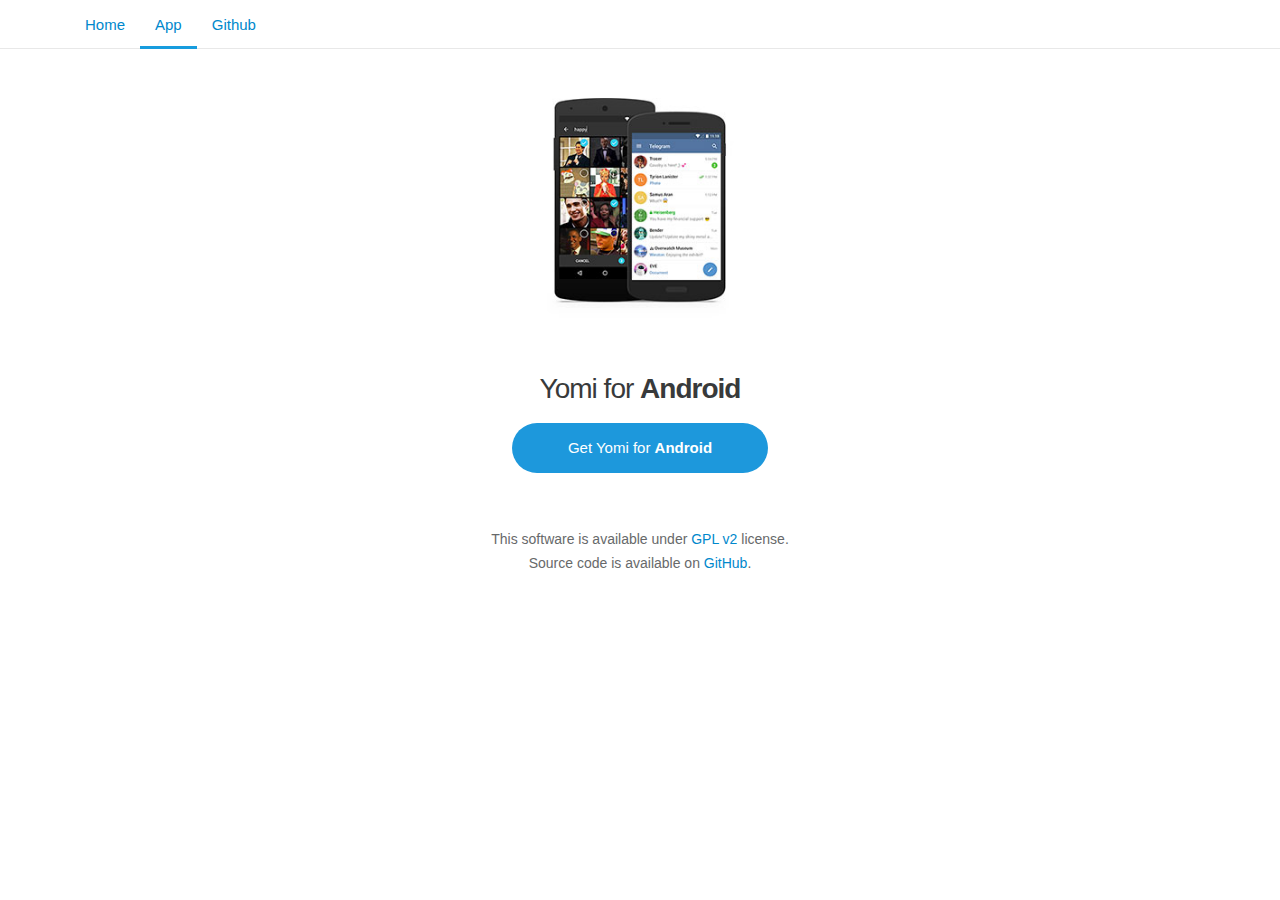
<file: android/index.html>
<!DOCTYPE html>
<html>

<head>
    <meta charset="utf-8">
    <title>Yomi - Made for My Best Xyc～❤️</title>
    <meta name="viewport" content="width=device-width, initial-scale=1.0">
    <meta property="og:title" content="Yomi – Self hosted mtproto messenger">
    <meta property="og:image" content="/img/t_logo.png">
    <meta property="og:site_name" content="Yomi">
    <meta property="og:description" content="NebulcChat android.">

    <link rel="shortcut icon" href="/favicon.ico" type="image/x-icon" />
    <link href="/css/bootstrap.min.css" rel="stylesheet">

    <link href="/css/yomi.css" rel="stylesheet" media="screen">
    <style>
    </style>
</head>

<body>
    <div id="fb-root"></div>
    <div class="tl_page_wrap">
        <div class="tl_page_head navbar navbar-static-top navbar navbar-tg">
            <div class="navbar-inner">
                <div class="container clearfix">
                    <ul class="nav navbar-nav">
                        <li class=""><a href="/">Home</a></li>
                        <li class="active"><a href="/app">App</a></li>
                        <li class="hidden-xs "><a href="https://github.com/yomi" target="_blank">Github</a></li>
                    </ul>
                </div>
            </div>
        </div>
        <div class="container clearfix tl_page_container tl_main_page_container">
            <div class="tl_page">
                <div class="td_content_wrap clearfix ">

                    <div class="td_screenshot_android"></div>

                    <a href="/" class="tl_content_title_link">
                        <h1 class="td_content_title">Yomi for <strong>Android</strong></h1>
                    </a>

                    <div class="td_download_wrap">
                        <span class="td_download_btn_wrap"><a
                                href="https://github.com/yomi/yomi-android/releases/download/v9.0.2-yomi/yomi-9.0.2-universal.apk"
                                class="td_download_btn td_osx">
                                <i class="download_icon"></i> Get Yomi for <strong>Android</strong></a>
                        </span>
                    </div>

                    <div id="td_versions">
                        <div class="td_about_license">
                            This software is available under <a
                                href="https://github.com/yomi/yomi-android/blob/master/LICENSE">GPL v2</a>
                            license.<br /> Source code is available on <a
                                href="https://github.com/yomi/yomi-android">GitHub</a>.<br>
                        </div>
                    </div>
                </div>
            </div>

        </div>
    </div>
    </div>

    <script src="/js/main.js"></script>
    <script>backToTopInit();</script>

</body>

</html>
</file>
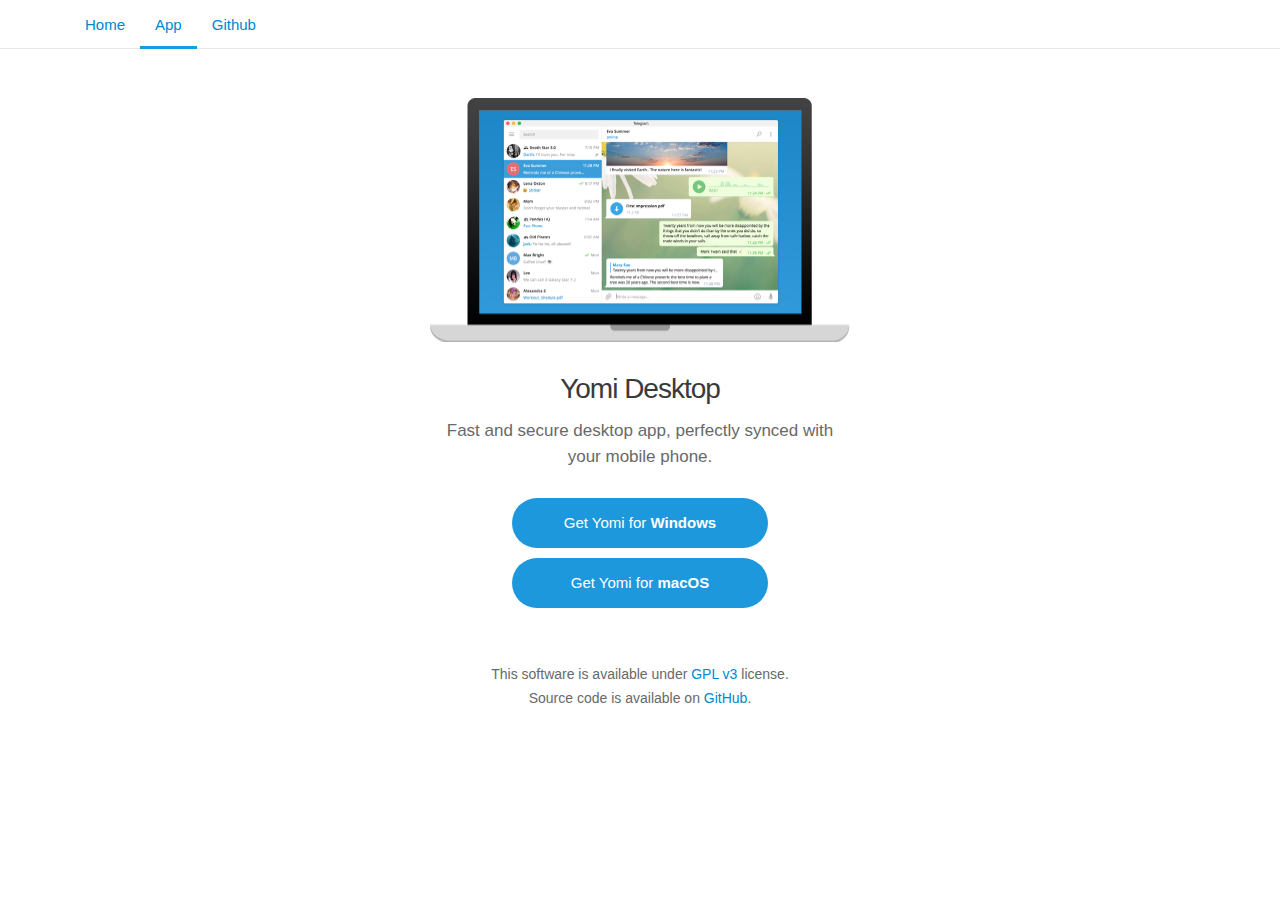
<file: desktop/index.html>
<!DOCTYPE html>
<html>

<head>
    <meta charset="utf-8">
    <title>Yomi - Made for My Best Xyc～❤️</title>
    <meta name="viewport" content="width=device-width, initial-scale=1.0">
    <meta property="og:title" content="Yomi – Self hosted mtproto messenger">
    <meta property="og:image" content="/img/t_logo.png">
    <meta property="og:site_name" content="Yomi">
    <meta property="og:description" content="Experience Yomi on your computer in a swift and seamless way.">

    <link rel="shortcut icon" href="/favicon.ico" type="image/x-icon" />
    <link href="/css/bootstrap.min.css" rel="stylesheet">

    <link href="/css/yomi.css" rel="stylesheet" media="screen">
    <style>
    </style>
</head>

<body>
    <div id="fb-root"></div>
    <div class="tl_page_wrap">
        <div class="tl_page_head navbar navbar-static-top navbar navbar-tg">
            <div class="navbar-inner">
                <div class="container clearfix">
                    <ul class="nav navbar-nav">
                        <li class=""><a href="/">Home</a></li>
                        <li class="active"><a href="/app">App</a></li>
                        <li class="hidden-xs "><a href="https://github.com/yomi" target="_blank">Github</a></li>
                    </ul>
                </div>
            </div>
        </div>
        <div class="container clearfix tl_page_container tl_main_page_container">
            <div class="tl_page">
                <div class="td_content_wrap clearfix ">

                    <div class="td_screenshot"></div>

                    <a href="/" class="tl_content_title_link">
                        <h1 class="td_content_title">Yomi Desktop</h1>
                    </a>
                    <div id="td_about_tdesktop">
                        Fast and secure desktop app, perfectly synced with your mobile phone.
                    </div>

                    <div class="td_download_wrap">
                        <span class="td_download_btn_wrap"><a href="#" class="td_download_btn td_osx">
                                <i class="download_icon"></i> Get Yomi for <strong>Windows</strong></a>
                        </span>
                    </div>

                    <div class="td_download_wrap">
                        <span class="td_download_btn_wrap"><a href="#" class="td_download_btn td_osx">
                                <i class="download_icon"></i> Get Yomi for <strong>macOS</strong></a>
                        </span>
                    </div>

                    <div id="td_about_osx">
                        Official app for macOS from NbulaChat<span class="td_about_osx_team"> team</span>
                    </div>
                    <div id="td_versions">
                        <div class="td_about_license">
                            This software is available under <a
                                href="https://github.com/yomi/yomi-tdesktop/blob/master/LICENSE">GPL v3</a>
                            license.<br /> Source code is available on <a
                                href="https://github.com/yomi/yomi-tdesktop">GitHub</a>.<br>
                        </div>
                    </div>
                </div>
            </div>

        </div>
    </div>
    </div>

    <script src="/js/main.js"></script>
    <script>backToTopInit();</script>

</body>

</html>
</file>
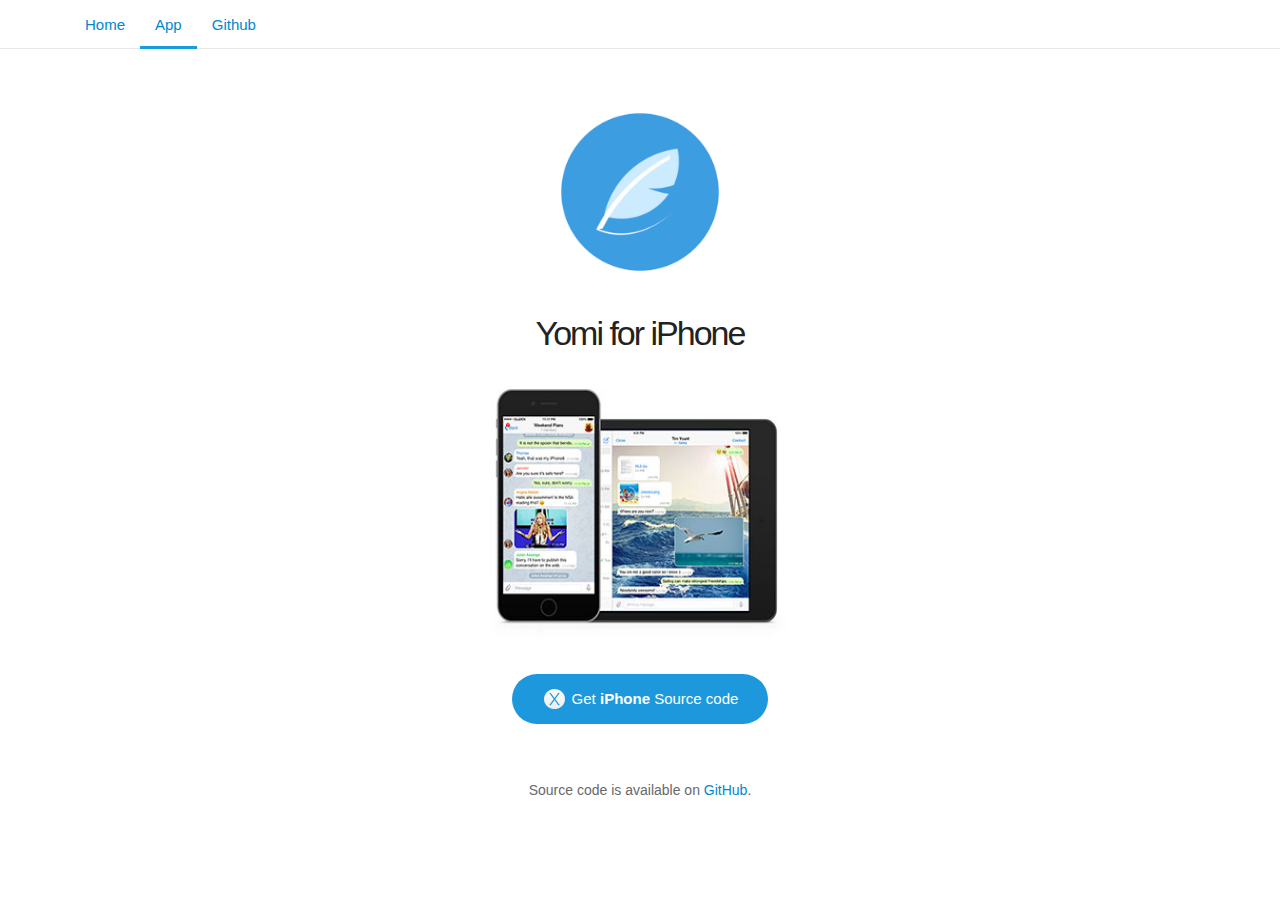
<file: ios/index.html>
<!DOCTYPE html>
<html>

<head>
    <meta charset="utf-8">
    <title>Yomi - Made for My Best Xyc～❤️</title>
    <meta name="viewport" content="width=device-width, initial-scale=1.0">
    <meta property="og:title" content="Yomi – Self hosted mtproto messenger">
    <meta property="og:image" content="/img/t_logo.png">
    <meta property="og:site_name" content="Yomi">
    <meta property="og:description" content="Experience Yomi on your computer in a swift and seamless way.">

    <link rel="shortcut icon" href="/favicon.ico" type="image/x-icon" />
    <link href="/css/bootstrap.min.css" rel="stylesheet">

    <link href="/css/yomi.css" rel="stylesheet" media="screen">
    <style>
    </style>
</head>

<body>
    <div id="fb-root"></div>
    <div class="tl_page_wrap">
        <div class="tl_page_head navbar navbar-static-top navbar navbar-tg">
            <div class="navbar-inner">
                <div class="container clearfix">
                    <ul class="nav navbar-nav">
                        <li class=""><a href="/">Home</a></li>
                        <li class="active"><a href="/app">App</a></li>
                        <li class="hidden-xs "><a href="https://github.com/yomi" target="_blank">Github</a></li>
                    </ul>
                </div>
            </div>
        </div>

        <div class="container clearfix tl_page_container tl_main_page_container">
            <div class="tl_page">
                <div class="tl_main_wrap">
                    <div class="tl_main_logo_wrap">
                        <a href="/" class="tl_main_logo">
                            <img class="tl_main_logo" src="/img/t_logo.png" alt="Yomi logo" />
                            <h1 class="tl_main_logo_title">Yomi for iPhone</h1>
                        </a>
                        <p class="tl_main_logo_lead"></p>
                    </div>
                </div>

                <div class="td_content_wrap clearfix">

                    <div class="td_screenshot_ios"></div>

                    <div class="td_download_wrap"><a href="https://github.com/yomi/yomi-ios"
                            class="td_download_btn td_osx"><i class="td_download_icon"></i>Get <strong>iPhone</strong>
                            Source code</a></div>

                    <div id="td_versions">
                        <div class="td_about_license">
                            Source code is available on <a
                                href="https://github.com/yomi/yomi-ios">GitHub</a>.<br />
                        </div>

                    </div>

                </div>
            </div>

            <script src="/js/main.js"></script>
            <script>backToTopInit();</script>

</body>

</html>
</file>
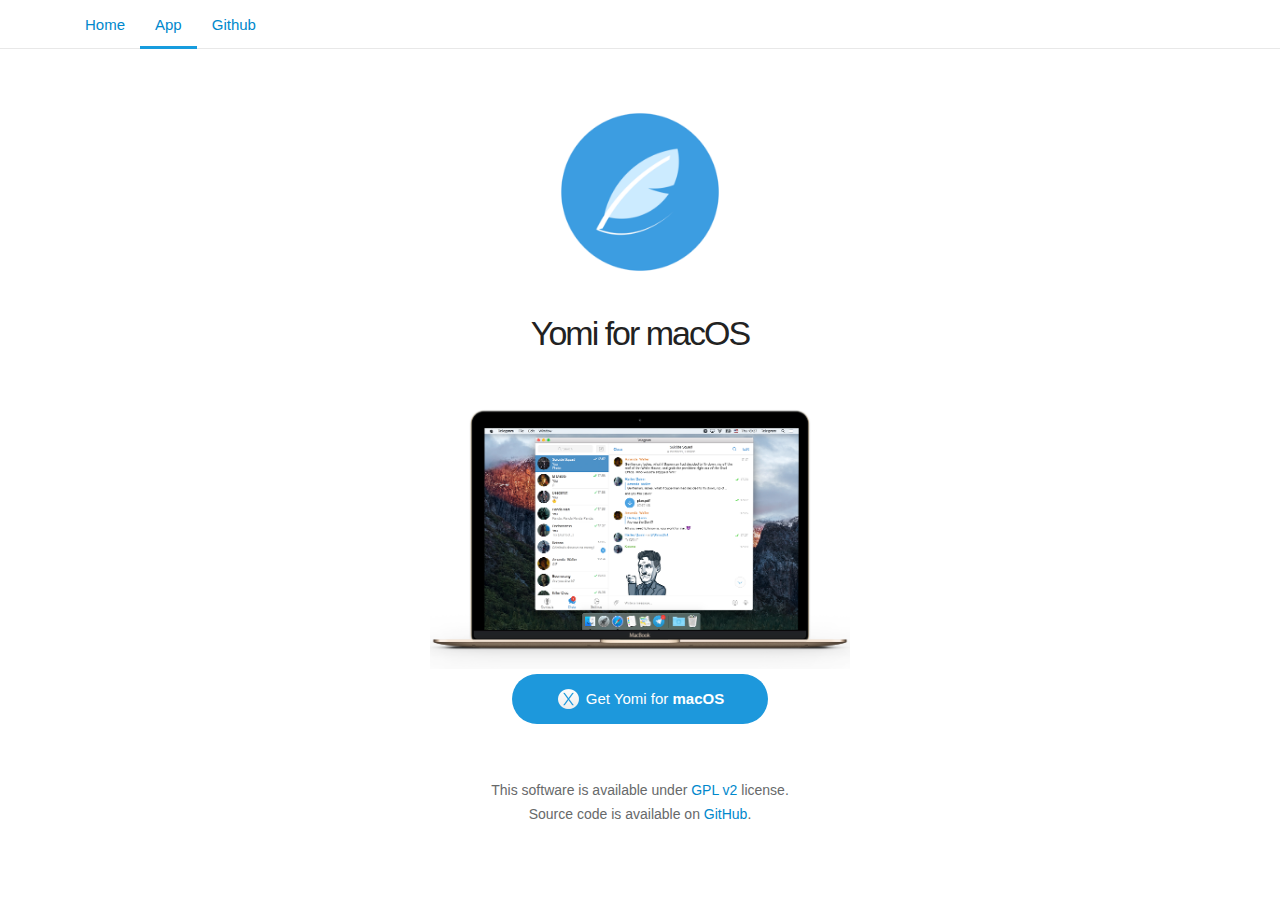
<file: macos/index.html>
<!DOCTYPE html>
<html>

<head>
    <meta charset="utf-8">
    <title>Yomi - Made for My Best Xyc～❤️</title>
    <meta name="viewport" content="width=device-width, initial-scale=1.0">
    <meta property="og:title" content="Yomi – Self hosted mtproto messenger">
    <meta property="og:image" content="/img/t_logo.png">
    <meta property="og:site_name" content="Yomi">
    <meta property="og:description" content="Experience Yomi on your computer in a swift and seamless way.">

    <link rel="shortcut icon" href="/favicon.ico" type="image/x-icon" />
    <link href="/css/bootstrap.min.css" rel="stylesheet">

    <link href="/css/yomi.css" rel="stylesheet" media="screen">
    <style>
    </style>
</head>

<body>
    <div id="fb-root"></div>
    <div class="tl_page_wrap">
        <div class="tl_page_head navbar navbar-static-top navbar navbar-tg">
            <div class="navbar-inner">
                <div class="container clearfix">
                    <ul class="nav navbar-nav">
                        <li class=""><a href="/">Home</a></li>
                        <li class="active"><a href="/app">App</a></li>
                        <li class="hidden-xs "><a href="https://github.com/yomi" target="_blank">Github</a></li>
                    </ul>
                </div>
            </div>
        </div>
        <div class="container clearfix tl_page_container tl_main_page_container">
            <div class="tl_page">
                <div class="tl_main_wrap">
                    <div class="tl_main_logo_wrap">
                        <a href="/" class="tl_main_logo">
                            <img class="tl_main_logo" src="/img/t_logo.png" alt="Yomi logo" />
                            <h1 class="tl_main_logo_title">Yomi for macOS</h1>
                        </a>
                        <p class="tl_main_logo_lead"></p>
                    </div>
                </div>

                <div class="td_content_wrap clearfix">

                    <div class="td_screenshot_macos"></div>

                    <div class="td_download_wrap"><a href="#" class="td_download_btn td_osx"><i
                                class="td_download_icon"></i>Get Yomi for <strong>macOS</strong></a></div>

                    <div id="td_versions">
                        <div class="td_about_license">
                            This software is available under <a href="#">GPL v2</a>
                            license.<br />
                            Source code is available on <a href="#">GitHub</a>.<br />
                        </div>
                    </div>
                </div>

                <script src="/js/main.js"></script>
                <script>backToTopInit();</script>

</body>

</html>
</file>
<file: css/yomi.css>
body {
  font: 12px/18px "Lucida Grande", "Lucida Sans Unicode", Arial, Helvetica,
    Verdana, sans-serif;
  /*-webkit-font-smoothing: antialiased;*/
}

a,
a:hover {
  color: #0088cc;
}
a:focus {
  text-decoration: none;
}
a:hover {
  text-decoration: underline;
}

.container {
  margin-right: auto;
  margin-left: auto;
  padding-left: 15px;
  padding-right: 15px;
}
@media (min-width: 768px) {
  .container {
    width: 750px;
  }
}
@media (min-width: 992px) {
  .container {
    width: 970px;
  }
}
@media (min-width: 1200px) {
  .container {
    width: 1170px;
  }
}
.container-fluid {
  margin-right: auto;
  margin-left: auto;
  padding-left: 15px;
  padding-right: 15px;
}
.row {
  margin-left: -15px;
  margin-right: -15px;
}

.container:before {
  content: " ";
  display: table;
}
.container:after {
  content: " ";
  display: table;
  clear: both;
}

.tl_page_head {
  margin-bottom: 0;
}
.navbar-tg .navbar-inner {
  box-shadow: none;
  -webkit-box-shadow: none;
  border-bottom: 1px solid #e8e8e8;
}
.navbar-tg .nav a {
  color: #0088cc;
  -webkit-transition: padding-bottom 0.2s ease-in-out,
    box-shadow 0.2s ease-in-out;
  -moz-transition: padding-bottom 0.2s ease-in-out, box-shadow 0.2s ease-in-out;
  -ms-transition: padding-bottom 0.2s ease-in-out, box-shadow 0.2s ease-in-out;
}
.navbar-tg .nav a:hover,
.navbar-tg .nav .active a {
  color: #0088cc;
}
.navbar-tg .nav .active a {
  box-shadow: 0px 3px 0px 0px #179cde;
  -webkit-box-shadow: 0px 3px 0px 0px #179cde;
  padding-bottom: 13.5px;
}
.navbar-tg .nav li a:hover {
  box-shadow: 0px 3px 0px 0px #179cde;
  -webkit-box-shadow: 0px 3px 0px 0px #179cde;
  padding-bottom: 13.5px;
}
.navbar-tg .nav a,
.navbar-tg .nav a:hover,
.navbar-tg .nav a:focus {
  background-color: transparent;
}

.nav {
  color: #a2a2a2;
  font-size: 15px;
}

.caret {
  display: inline-block;
  background: url(../img/dropdown_1x.png) -2px -5px no-repeat;
  border: 0;
  width: 14px;
  height: 6px;
  margin-left: 2px;
  vertical-align: middle;
}

.nav-pills > li > a {
  font-size: 15px;
  padding: 8px 17px;
  border-radius: 0;
}

.nav > li > a:hover,
.nav > li > a:focus {
  background-color: #f0f6fa;
  text-decoration: none;
}

.nav .open > a,
.nav .open > a:hover,
.nav .open > a:focus,
.nav-pills > li.active > a,
.nav-pills > li.active > a:hover,
.nav-pills > li.active > a:focus {
  box-shadow: none;
  background-color: #1e98d4;
  color: #fff;
  border: 0;
}

.nav .open > a .caret,
.nav .open > a:hover .caret,
.nav .open > a:focus .caret {
  background-position: -2px -15px;
}

.dropdown-menu {
  min-width: 177px;
  padding: 0;
  margin: 7px 0 0 0;
  list-style: none;
  font-size: 13px;
  text-align: left;
  background-color: #fff;
  border-radius: 0;
  border: 1px solid rgba(29, 92, 123, 0.3);
  box-shadow: 0 1px 1px rgba(20, 60, 83, 0.1);
  -webkit-box-shadow: 0 1px 1px rgba(20, 60, 83, 0.1);
}
.dropdown-menu > li > a {
  padding: 8px 18px;
  margin: 0 -1px;
  color: #08c;
}
.dropdown-menu > li > a:first-child {
  margin-top: -1px;
  padding-top: 9px;
}
.dropdown-menu > li > a:last-child {
  margin-bottom: -1px;
  padding-bottom: 9px;
}
.dropdown-menu > li > a:hover,
.dropdown-menu > li > a:focus,
.dropdown-menu > li.active > a {
  text-decoration: none;
  color: #fff;
  background-color: #1e98d4;
}

#dev_page_content > ul:not(.nav),
#dev_page_content ul.bulleted {
  list-style-type: none;
  padding-left: 10px;
}
.is_rtl #dev_page_content > ul:not(.nav),
.is_rtl #dev_page_content ul.bulleted {
  padding-right: 10px;
  padding-left: 0;
}

#dev_page_content > ul:not(.nav) li,
#dev_page_content ul.bulleted li {
  background-image: url(../img/bullet.png?2);
  background-repeat: no-repeat;
  background-position: 0px 8px;
  padding-left: 20px;
}

.is_rtl #dev_page_content > ul:not(.nav) li,
.is_rtl #dev_page_content ul.bulleted li {
  background-position: 100% 8px;
  padding-left: 0;
  padding-right: 20px;
}

.breadcrumb > li {
  text-shadow: none;
}
.breadcrumb > li > .divider {
  color: #c1d3e4;
}

pre,
code {
  border: 0;
}
pre {
  font-size: 13px;
  color: #546172;
  background: #ecf3f8;
  border-radius: 0;
}
code {
  background: #feeae4;
  color: #c61717;
  padding: 3px 5px;
  border-radius: 0;
}
blockquote {
  border-left-color: #179cde;
}
blockquote p {
  font-size: 14px;
  font-weight: normal;
  line-height: 20px;
  margin-bottom: 10px;
}
.table td,
.table th {
  border-top-color: #eee;
}
h1,
h2,
h3,
h4,
h5,
h6 {
  font-weight: bold;
  margin: 20px 0 10px 0;
  position: relative;
}
h1 {
  font-size: 20px;
  margin-top: 32px;
  margin-bottom: 12px;
}
h2 {
  font-size: 20px;
  margin-top: 32px;
  margin-bottom: 12px;
}
h3 {
  font-size: 20px;
  margin-top: 32px;
  margin-bottom: 10px;
}
h4 {
  font-size: 16px;
  margin-top: 29px;
  margin-bottom: 7px;
}
h5 {
  font-size: 16px;
  margin-top: 29px;
  margin-bottom: 7px;
}

mark {
  padding: 0.2em 0.4em;
}

a.btn,
button.btn {
  border-radius: 0;
}

.form-control {
  border-radius: 0;
  box-shadow: none;
}

a.anchor {
  text-decoration: none;
  line-height: 1;
  margin-left: -22px;

  cursor: default;
  display: block;
  position: absolute;
  top: 0;
  left: 0;
  bottom: 0;

  border-top: 10px solid transparent;
  margin-top: -10px;
  -webkit-background-clip: padding-box;
  -moz-background-clip: padding;
  background-clip: padding-box;
  outline: 0;
}

a.anchor i.anchor-icon {
  display: inline-block;
  width: 18px;
  height: 20px;
  margin-top: 2px;
  line-height: 14px;
  vertical-align: text-top;
  background: url(../img/link-icon.png) 0 0 no-repeat;
  background-size: 17px 18px;
  opacity: 0;

  cursor: pointer;
  padding: 0;
  position: relative;
  z-index: 10;

  -webkit-transition: opacity 0.15s ease-in-out;
  -moz-transition: opacity 0.15s ease-in-out;
  -ms-transition: opacity 0.15s ease-in-out;
  -o-transition: opacity 0.15s ease-in-out;
  transition: opacity 0.15s ease-in-out;
}

h1 a.anchor i.anchor-icon {
  margin-top: 2px;
}
h2 a.anchor i.anchor-icon {
  margin-top: 2px;
}
h3 a.anchor i.anchor-icon {
  margin-top: 2px;
}
h4 a.anchor i.anchor-icon {
  margin-top: 0px;
}

h1:hover a.anchor i.anchor-icon,
h2:hover a.anchor i.anchor-icon,
h3:hover a.anchor i.anchor-icon,
h4:hover a.anchor i.anchor-icon,
h5:hover a.anchor i.anchor-icon,
h6:hover a.anchor i.anchor-icon {
  opacity: 0.6;
}
i.anchor-icon:hover {
  opacity: 1 !important;
}

.breadcrumb {
  background-color: #ecf3fa;
}
.breadcrumb {
  white-space: nowrap;
  text-overflow: ellipsis;
  overflow: hidden;
}
.breadcrumb li {
  display: inline-block;
  float: none;
  white-space: nowrap;
  text-overflow: ellipsis;
}
.breadcrumb > li + li:before {
  padding: 0;
  content: "";
}
.icon-breadcrumb-divider {
  display: inline-block;
  background: url(../img/breadcrumb_divider_1x.png) 0 50% no-repeat;
  width: 5px;
  height: 18px;
  line-height: 18px;
  margin: 0 8px;
  vertical-align: top;
}

.slightly-pull-right {
  float: right;
}
.slightly-pull-left {
  float: left;
}

.back_to_top_wrap {
  display: block;
  pointer-events: none;
  cursor: default;
  position: fixed;
  left: 0;
  top: 0;
  bottom: 0;
  outline: none;
  box-shadow: none;
  opacity: 0;
  /*display: none;*/
  transition: opacity ease-in-out 0.2s;
  -webkit-transition: opacity ease-in-out 0.2s;
}
.back_to_top_wrap.back_to_top_shown {
  cursor: pointer;
  pointer-events: all;
  /*display: block;*/
  opacity: 1;
}
.back_to_top_wrap:hover {
  text-decoration: none;
}
.back_to_top {
  font-size: 15px;
  width: 120px;
  text-align: center;
  padding: 18px 15px 18px 7px;
  transition: background ease-in-out 0.2s;
  -webkit-transition: background ease-in-out 0.2s;
}
.back_to_top_wrap:hover .back_to_top {
  background: #ecf3f8;
  background: rgba(174, 198, 215, 0.2);
}
.icon-to-top {
  display: inline-block;
  background: url(../img/back_to_top_1x.png) 0 50% no-repeat;
  width: 16px;
  height: 7px;
  margin-right: 12px;
  margin-top: 7px;
  vertical-align: text-top;
}

.navbar-tg .navbar-twitter a {
  padding-top: 14.5px;
  padding-bottom: 14.5px;
}

.tl_main_page_container {
  padding: 0;
}

.tl_main_wrap {
  margin-top: 17px;
}
.tl_main_wrap h3 {
  color: #222222;
  font-size: 23px;
  font-weight: 500;
}
.tl_main_award {
  width: 100px;
  height: 100px;
  display: block;
  background: url(../img/SiteAward.gif) 0 0 no-repeat;
  margin: 2px;
}

.no_access_wrap {
  color: #999;
  padding: 100px 40px;
  text-align: center;
  font-size: 18px;
}

.side_blog_wrap {
  background: #ecf3fa;
  padding: 15px 20px 20px;
  font-size: 12px;
  width: 180px;
}
.side_blog_header {
  display: block;
  color: #0088cc;
  font-weight: bold;
  font-size: 16px;
  margin-bottom: 15px;
}
a.side_blog_entry {
  display: block;
  margin-top: 10px;
}
a.side_blog_entry:hover {
  text-decoration: none;
}
.side_blog_date {
  color: #000;
  font-weight: bold;
}
.side_blog_title {
  color: #0088cc;
}
a.side_blog_entry:hover .side_blog_title {
  text-decoration: underline;
}
.side_tour_entry .side_blog_title {
  font-size: 14px;
}

.tl_main_bottom_blog,
.tl_blog_bottom_blog {
  display: none;
}
.tl_main_side_blog {
  position: relative;
}
.tl_main_side_blog .side_blog_wrap {
  position: absolute;
  margin-top: 20px;
  right: 137px;
}
.tl_main_bottom_blog {
  margin: 0px 15px 20px;
}
.side_blog_wrap {
  background: none;
  padding: 5px 17px;
  margin: 0 0 17px 26px;
  border-left: 5px solid #179cde;
}
.tl_blog_bottom_blog .side_blog_wrap {
  margin: 0 0 0 10px;
}
.tl_blog_side_blog {
  position: relative;
}
.tl_blog_side_blog .side_blog_wrap {
  position: absolute;
  margin-top: 50px;
  right: -200px;
}

.tl_main_logo_wrap {
  max-width: 400px;
  margin: 0 auto;
  padding: 20px 0 20px;
}
a.tl_main_logo {
  display: block;
  line-height: 0;
  text-decoration: none !important;
}
img.tl_main_logo {
  display: block;
  width: 210px;
  height: 210px;
  margin: 0 auto;
}
.tl_main_logo_title,
.tl_main_logo_title:hover {
  font-size: 34px;
  color: #222222;
  text-align: center;
  margin-top: 18px;
  margin-bottom: 6px;
  font-weight: normal;
  letter-spacing: -2px;
}
.tl_main_logo_title_image {
  width: 144px;
  height: 36px;
  background: url(../img/yomi_1x.png) 0 0 no-repeat;
  margin: 18px auto 6px;
}
.tl_main_logo_lead {
  font-size: 20px;
  line-height: 148%;
  max-width: 512px;
  margin: 0 auto;
  color: #8c8c8c;
  text-align: center;
  padding: 1px 0 10px;

  font-family: "HelveticaNeue-Light", "Helvetica Neue Light", "Helvetica Light",
    Helvetica, Arial, Verdana, sans-serif;
  font-weight: 300;
}

.tl_main_head_download {
  margin: 6px auto 35px;
  max-width: 798px;
  text-align: center;
}
.tl_main_download_btn {
  display: inline-block;
  color: #fff;
  font-size: 16px;
  background: #a19481;
  border-radius: 4px;
  padding: 10px 15px;
  line-height: 35px;
  overflow: hidden;
  width: 220px;
  margin: 5px 8px;
  text-align: center;
}
.tl_main_download_btn:hover {
  background-color: #a99d8b;
  color: #fff;
  text-decoration: none;
}
.tl_main_download_btn:active {
  background-color: #998e7e;
}

.tl_main_download_mobile {
  text-align: center;
  max-width: 1028px;
  margin: 20px auto 20px;
  margin: 0 auto;
}
.tl_main_download_link {
  text-align: center;
  display: inline-block;
  height: 290px;
  padding-top: 250px;
  padding-bottom: 20px;
  margin: 40px 0;
  font-size: 15px;
  max-width: 100%;
  -webkit-transition: box-shadow 0.2s ease-in-out;
  -moz-transition: box-shadow 0.2s ease-in-out;
  -ms-transition: box-shadow 0.2s ease-in-out;
}
.tl_main_download_link:hover {
  text-decoration: none;
  box-shadow: 0px 3px 0px 0px #179cde;
}
.tl_main_download_link_android {
  width: 28.21%;
  min-width: 245px;
  background: url(../img/SiteAndroid.jpg?1) 50% 0 no-repeat;
}
.tl_main_download_link_ios {
  width: 42.9961%;
  min-width: 350px;
  background: url(../img/SiteiOs.jpg?1) 50% 0 no-repeat;
}
.tl_main_download_link_wp {
  width: 28.793774%;
  min-width: 245px;
  background: url(../img/SiteWP.jpg?2) 50% 0 no-repeat;
}
.tl_main_download_link_tdesktop {
  display: none;
  min-width: 320px;
  background: url(../img/SiteTDesktop.png) 50% 0 no-repeat;
}

.tl_main_download_more_btn {
  margin-bottom: 0;
  font-weight: normal;
  text-align: center;
  vertical-align: middle;
  cursor: pointer;
  background-image: none;
  border: 0;
  white-space: nowrap;
  padding: 10px 16px;
  font-size: 15px;
  line-height: 1.33;
  -webkit-user-select: none;
  -moz-user-select: none;
  -ms-user-select: none;
  user-select: none;
  color: #ffffff;
  background-color: #318fd3;
  margin-top: 5px;
  display: none;
  border-radius: 3px;
}
.tl_main_download_more_btn:hover {
  color: #fff;
}
.icon-arrow-more {
  display: inline-block;
  vertical-align: baseline;
  width: 6px;
  height: 11px;
  background: url(../img/tl_arrow.png) 0 0 no-repeat;
  margin-left: 10px;
}

.tl_main_download_desktop_header {
  text-align: center;
}
.tl_main_download_desktop_wrap1 {
  height: 291px;
  overflow: hidden;
}
.tl_main_download_desktop_wrap {
  position: absolute;
  left: 0;
  right: 0;
}
.tl_main_download_desktop {
  position: absolute;
  left: 0;
  right: 0;
  min-width: 804px;
  background: url(../img/SiteDesktop.jpg?1) 50% 19px no-repeat;
  /*overflow: hidden;*/
}

.tl_main_download_desktop_links {
  width: 804px;
  margin: 0 auto;
}
.tl_main_download_desktop_link {
  text-align: center;
  display: inline-block;
  padding: 270px 0 20px;
  font-size: 15px;
  vertical-align: top;
  -webkit-transition: box-shadow 0.2s ease-in-out;
  -moz-transition: box-shadow 0.2s ease-in-out;
  -ms-transition: box-shadow 0.2s ease-in-out;
}
.tl_main_download_desktop_link:hover {
  text-decoration: none;
  box-shadow: 0px 3px 0px 0px #179cde;
}
.tl_main_download_link_web {
  width: 29.5%;
}
.tl_main_download_link_osx {
  width: 38.4%;
  padding-left: 20px;
  padding-right: 20px;
}
.tl_main_download_link_td {
  width: 32.1%;
}
.tl_main_body {
  margin-top: 40px;
  padding-top: 5px;
}
.tl_main_body_header {
  text-align: center;
  margin-top: 0;
  padding-top: 20px;
}

.icon-android,
.icon-ios {
  display: inline-block;
  vertical-align: text-top;
  width: 25px;
  height: 27px;
  background: 0 0 no-repeat;
  margin-right: 10px;
  margin-top: -6px;
}
.lang_rtl .icon-android,
.lang_rtl .icon-ios {
  margin-right: 0;
  margin-left: 10px;
}

.icon-ios {
  background-image: url(../img/SiteIconApple.svg);
}
.icon-android {
  background-image: url(../img/SiteIconAndroid.svg);
}

.icon {
  display: inline-block;
}
.icon-twitter {
  width: 21px;
  height: 17px;
  vertical-align: text-top;
  background: url(../img/twitter.png) 0 0 no-repeat;
  opacity: 0.9;
}
a:hover .icon-twitter {
  opacity: 0.99;
}

.app-icon {
  display: inline-block;
  width: 30px;
  height: 30px;
  line-height: 30px;
  margin-right: 7px;
  vertical-align: -9px;
  background: no-repeat left;
  background-size: cover;
}
.is_rtl .app-icon {
  margin-right: 0;
  margin-left: 7px;
}
.app-icon-android {
  background-image: url(/img/app_icon_android.svg);
}
.app-icon-ios {
  background-image: url(/img/app_icon_ios.svg);
}
.app-icon-macos {
  background-image: url(/img/app_icon_macos.svg);
}
.app-icon-desktop {
  background-image: url(/img/app_icon_desktop.svg);
}
.app-icon-webk {
  background-image: url(/img/app_icon_webk.svg);
}
.app-icon-webz {
  background-image: url(/img/app_icon_webz.svg);
}

.tl_main_cards {
  max-width: 950px;
  margin: 18px auto 0;
  padding: 0;
}
.tl_main_card_cell,
.tl_main_card_cell_last {
  position: relative;
  min-height: 1px;
  padding-left: 15px;
  padding-right: 15px;
}
@media (min-width: 768px) {
  .tl_main_card_cell,
  .tl_main_card_cell_last {
    width: 50%;
    float: left;
  }
  .tl_main_card_cell_last {
    width: 100%;
  }
}
@media (min-width: 992px) {
  .tl_main_card_cell,
  .tl_main_card_cell_last {
    width: 33.33333%;
  }
}

.tl_main_card_wrap {
  max-width: 260px;
  margin: 0 auto;
  padding: 20px 0 9px;
}
.tl_main_card {
  background: url(../img/tl_card_fast.gif) 0 0 no-repeat;
  background-size: 160px 160px;
  width: 160px;
  height: 160px;
  margin: 0 auto;
}

.tl_main_card_fast {
  background-image: url(../img/tl_card_fast.gif);
}
.tl_main_card_powerful {
  background-image: url(../img/tl_card_powerful.gif);
}
.tl_main_card_free {
  background-image: url(../img/tl_card_free.gif);
}
.tl_main_card_secure {
  background-image: url(../img/tl_card_secure.gif);
}
.tl_main_card_cloud {
  background-image: url(../img/tl_card_cloud.gif);
}
.tl_main_card_private {
  background-image: url(../img/tl_card_private.gif);
}
.tl_main_card_decentralized {
  background-image: url(../img/tl_card_decentralized.gif);
}
.tl_main_card_open {
  background-image: url(../img/tl_card_open.gif);
}
.tl_main_card_wecandoit {
  background-image: url(../img/tl_card_wecandoit.gif);
}

.tl_main_card_connect {
  background-image: url(../img/tl_card_connect.gif);
}
.tl_main_card_coordinate {
  background-image: url(../img/tl_card_coordinate.gif);
}
.tl_main_card_synchronize {
  background-image: url(../img/tl_card_synchronize.gif);
}
.tl_main_card_build {
  background-image: url(../img/tl_card_build.gif);
}
.tl_main_card_encrypt {
  background-image: url(../img/tl_card_encrypt.gif);
}
.tl_main_card_send {
  background-image: url(../img/tl_card_send.gif);
}
.tl_main_card_process {
  background-image: url(../img/tl_card_process.gif);
}
.tl_main_card_destruct {
  background-image: url(../img/tl_card_destruct.gif);
}
.tl_main_card_store {
  background-image: url(../img/tl_card_store.gif);
}

h3.tl_main_card_header {
  color: #a19679;
  text-align: center;
  margin: 15px 0 6px;
  font-size: 26px;
  font-weight: normal;
  letter-spacing: -1px;
}

.tl_main_card_lead {
  font-size: 15px;
  line-height: 158%;
  text-align: center;
}

.tl_main_share {
  margin: 24px auto 40px;
  /*padding-bottom: 30px;*/
  max-width: 330px;
  text-align: center;
}
.tl_main_noshare {
  height: 50px;
}
.tl_main_twitter_widget_wrap {
  /*float: left;*/
  display: inline-block;
}
.tl_main_facebook_widget_wrap {
  /*float: left;*/
  margin-right: 20px;
  display: inline-block;
}
.fb_iframe_widget span {
  vertical-align: baseline !important;
}

.tl_main_gplus_widget_wrap {
  /*float: left;*/
  display: inline-block;
}

.tl_twitter_share_btn {
  display: inline-block;
  border-radius: 15px;
  background-color: #54a9eb;
  cursor: pointer;
  margin-right: 15px;
  padding: 7px 15px;
  color: #fff;
  font-weight: bold;
}
.tl_twitter_share_btn:hover,
.tl_twitter_share_btn:active,
.tl_twitter_share_btn:focus {
  text-decoration: none;
  color: #fff;
  outline: none;
}
.tl_twitter_share_cnt {
  display: none;
  color: #c4e3fb;
}

.footer_wrap {
  border-top: 1px solid #e8e8e8;
  max-width: 925px;
  margin: 10px auto 0;
  padding: 28px 0 34px;
}
.footer_mobile {
  display: none;
}
.footer_columns_wrap {
  padding-left: 0;
  padding: 0 0 0 63px;
  margin: 0;
}
.footer_column {
  float: left;
  padding-right: 78px;
}
.footer_column_yomi {
  width: 290px;
  padding-right: 50px;
}
.footer_column:last-child {
  padding-right: 0;
}
.footer_column:first-child {
  padding-left: 0;
}
.footer_column h5 {
  font-size: 14px;
  margin-top: 0;
  margin-bottom: 9px;
}
.footer_column h5 a {
  color: inherit;
}
.footer_column ul,
.footer_column ul li {
  list-style: none;
  margin: 0;
  padding: 0;
}
.footer_column ul li {
  font-size: 14px;
  line-height: 23px;
}
.footer_privacy_description {
  padding-top: 3px;
  font-size: 13px;
  line-height: 160%;
}
.footer_privacy_description p {
  margin-bottom: 6px;
}
.footer_yomi_description {
  font-size: 13px;
}

.tl_mission_wrap #dev_page_content,
.tl_mission_wrap #dev_page_content p {
  font-family: "HelveticaNeue-Light", "Helvetica Neue Light", "Helvetica Light",
    Helvetica, Arial, Verdana, sans-serif;
  font-weight: 300;
  line-height: 160%;
  font-size: 16px;
}

/* Team */
#dev_page_content.tl_team_wrap,
#dev_page_content.tl_team_wrap p {
  line-height: 1.6;
}
.tl_team_lead {
  margin-bottom: 30px;
}
.tl_team_member {
  min-height: 120px;
  position: relative;
  margin-bottom: 30px;
}
.tl_team_member_photo_wrap {
  position: absolute;
  // float: left;
  // margin-right: 25px;
}
.tl_team_member_photo {
  width: 120px;
  height: 120px;
  display: block;
  background: url("../img/team-sprite.png") 0 0 no-repeat;
  background-size: 120px 1810px;
}

.tl_team_member_pavel .tl_team_member_photo {
  background-position: 0 0;
}
.tl_team_member_nikolay .tl_team_member_photo {
  background-position: 0 -130px;
}
.tl_team_member_aliaksei .tl_team_member_photo {
  background-position: 0 -260px;
}
.tl_team_member_vitalik .tl_team_member_photo {
  background-position: 0 -390px;
}
.tl_team_member_arseny .tl_team_member_photo {
  background-position: 0 -520px;
}
.tl_team_member_igor .tl_team_member_photo {
  background-position: 0 -650px;
}
.tl_team_member_drklo .tl_team_member_photo {
  background-position: 0 -780px;
}
.tl_team_member_peter .tl_team_member_photo {
  background-position: 0 -910px;
}
.tl_team_member_john .tl_team_member_photo {
  background-position: 0 -1040px;
}
.tl_team_member_kolar .tl_team_member_photo {
  background-position: 0 -1170px;
}
.tl_team_member_ilya .tl_team_member_photo {
  background-position: 0 -1300px;
}
.tl_team_member_igor1 .tl_team_member_photo {
  background-position: 0 -1690px;
}
.tl_team_member_mike .tl_team_member_photo {
  background-position: 0 -1560px;
}
.tl_team_member_grisha .tl_team_member_photo {
  background-position: 0 -1430px;
}

.tl_team_member_name {
  margin-left: 146px;
}
.tl_team_member_body {
  margin-left: 146px;
}

.tl_team_member_name {
  margin-top: 5px;
  font-size: 17px;
}
.tl_team_member_awards {
  margin-top: 20px;
  margin-bottom: 18px;
  color: #0088cc;
  font-size: 15px;
}
.tl_team_member_experience,
.tl_team_member_awards_list {
  line-height: 1.8;
}
.tl_team_member_description {
  margin-top: 20px;
}

/* Core / dev */

.dev_page {
  background: #fff;
  min-height: 500px;
}
#dev_page_content_wrap {
  padding: 20px 0;
  max-width: 800px;
  margin: 0 auto;
}
#dev_page_content,
#dev_page_content p {
  font-size: 14px;
  line-height: 1.5;
}
.dev_page_bread_crumbs .breadcrumb {
  margin-bottom: 10px;
  border-radius: 0;
}
#dev_page_title {
  position: static;
}

.dev_page_head {
  margin-bottom: 0;
}
.dev_page_head .dev_page_head_logo {
  margin-left: 0;
}
#dev_page_content_wrap blockquote {
  padding: 5px 17px;
}
#dev_page_content_wrap pre {
  overflow-x: auto;
  border-radius: 0;
}

#dev_page_content_wrap pre::-webkit-scrollbar {
  visibility: visible;
  display: block;
  height: 15px;
}
#dev_page_content_wrap pre::-webkit-scrollbar-track:horizontal {
  background: rgba(93, 144, 177, 0.2);
  border-radius: 0;
  height: 15px;
}
#dev_page_content_wrap pre::-webkit-scrollbar-thumb:horizontal {
  background: rgba(93, 144, 177, 0.4);
  border-radius: 0;
  height: 15px;
}

#dev_page_content_wrap .richcode {
  display: block;
  padding: 9.5px;
  margin: 0 0 10px;
  font-size: 13px;
  line-height: 20px;
  -webkit-border-radius: 4px;
  -moz-border-radius: 4px;
  border-radius: 4px;

  color: #546172;
  background: #ecf3f8;

  font-family: Monaco, Menlo, Consolas, "Courier New", monospace;
}
#dev_page_content_wrap .richcode code {
  background: #fff;
}
.richcode p:last-child {
  margin-bottom: 0;
}

#dev_page_content_wrap pre code {
  overflow-wrap: normal;
  white-space: pre;
}
#dev_page_content_wrap a.current_page_link {
  color: #468847;
  text-decoration: underline;
}

#dev_page_content_wrap a.nonexisting_page_link {
  color: #ff0000;
  text-decoration: underline;
}

.dev_side_image {
  max-width: 200px;
  float: right;
  padding: 0 0 0 20px;
}
.dev_side_image img {
  max-width: 180px;
}

#dev_page_content_wrap pre.page_scheme {
  margin: 20px 0 30px;
}
.dev_page_edit_form {
  border-top: 1px solid #ddd;
  padding-top: 50px;
  max-width: 800px;
  margin: 30px auto 0;
}
.dev_page_edit_form .CodeMirror {
  font-size: 14px;
  line-height: 20px;
  font-family: Monaco, Menlo, Consolas, "Courier New", monospace;
  border: 1px solid #eee;
  height: auto;
  position: relative;

  margin-bottom: 9px;
  color: #555555;
  border: 1px solid #ccc;
  -webkit-border-radius: 3px;
  -moz-border-radius: 3px;
  border-radius: 3px;
  -webkit-box-shadow: inset 0 1px 1px rgba(0, 0, 0, 0.075);
  -moz-box-shadow: inset 0 1px 1px rgba(0, 0, 0, 0.075);
  box-shadow: inset 0 1px 1px rgba(0, 0, 0, 0.075);
  -webkit-transition: border linear 0.2s, box-shadow linear 0.2s;
  -moz-transition: border linear 0.2s, box-shadow linear 0.2s;
  -ms-transition: border linear 0.2s, box-shadow linear 0.2s;
  -o-transition: border linear 0.2s, box-shadow linear 0.2s;
  transition: border linear 0.2s, box-shadow linear 0.2s;
}

.dev_page_edit_form .CodeMirror-focused {
  border-color: rgba(82, 168, 236, 0.8);
  outline: 0;
  outline: thin dotted \9;

  -webkit-box-shadow: inset 0 1px 1px rgba(0, 0, 0, 0.075),
    0 0 8px rgba(82, 168, 236, 0.6);
  -moz-box-shadow: inset 0 1px 1px rgba(0, 0, 0, 0.075),
    0 0 8px rgba(82, 168, 236, 0.6);
  box-shadow: inset 0 1px 1px rgba(0, 0, 0, 0.075),
    0 0 8px rgba(82, 168, 236, 0.6);
}

.dev_page_edit_form .CodeMirror-scroll {
  overflow-y: hidden;
  overflow-x: auto;
}

.dev_page_edit_form .CodeMirror pre {
  white-space: pre-wrap;
  word-break: break-all;
  word-wrap: break-word;
}

.table-msg-schema td {
  text-align: center;
}
.table-msg-schema > thead > tr > th,
.table-msg-schema > tbody > tr > th,
.table-msg-schema > tfoot > tr > th,
.table-msg-schema > thead > tr > td,
.table-msg-schema > tbody > tr > td,
.table-msg-schema > tfoot > tr > td {
  border: 1px solid #d5d5d5;
}

#dev_upload_btn {
  cursor: pointer;
  overflow: hidden;
  position: relative;
}
.dev_upload_input {
  cursor: pointer;
  font-size: 72px !important;
  opacity: 0.01;
  position: absolute;
  z-index: 100;
  margin: 0;
  padding: 0;
  top: 0;
  right: 0;
}

.app_edit_page {
  width: 700px;
  margin: 40px auto;
}
.app_lock_tt {
  padding: 3px;
  display: inline-block;
}
.app_lock_text {
  font-size: 13px;
}

.tg-table-stats {
  font-size: 12px;
}
.tg-table-stats th a.active {
  color: inherit;
}

.dev_side_nav_wrap {
  position: relative;
}
.dev_side_nav {
  position: absolute;
  width: 200px;
  right: -200px;
}
/*.is_rtl .dev_side_nav {
  left: -200px;
  right: auto;
}*/
.is_rtl .dev_side_nav .nav {
  padding-right: 0;
  padding-left: 0;
  padding-right: 0;
}
.dev_side_nav > ul {
  width: 200px;
  background: none;
  padding: 10px 0 10px;
}
.dev_side_nav > ul::-webkit-scrollbar {
  display: none;
}
.dev_side_nav > ul.affix-top {
  position: relative;
}
.dev_side_nav > ul.affix {
  position: fixed;
  top: 0;
  max-height: 100%;
  overflow-y: scroll;
}
.dev_side_nav > ul.affix-bottom {
  position: relative;
  height: auto;
  overflow-y: scroll;
}
.dev_side_nav li {
  float: none !important;
}
.dev_side_nav li a {
  border-left: 2px solid transparent;
  padding: 10px 10px;
  background: none !important;
  overflow: hidden;
  text-overflow: ellipsis;
  white-space: nowrap;
}
.is_rtl .dev_side_nav li a {
  border-right: 2px solid transparent;
  border-left: 0;
}
.dev_side_nav li a {
  display: block;
  font-size: 13px;
  font-weight: 500;
  padding: 4px 20px 4px 18px;
  font-weight: 700;
  background-color: transparent;
}
.is_rtl .dev_side_nav li a {
  padding: 4px 18px 4px 20px;
}
.dev_side_nav li li a {
  padding-left: 15px;
  padding: 1px 18px 1px 30px;
  font-size: 12px;
  font-weight: 400;
}
.is_rtl .dev_side_nav li li a {
  padding: 1px 30px 1px 18px;
}
.dev_side_nav li a:hover {
  border-color: rgba(23, 156, 222, 0.6);
}
.dev_side_nav li.active > a {
  border-color: #179cde;
}
.dev_side_nav li ul {
  display: none;
}
.dev_side_nav li.active ul {
  display: block;
}

/* Core / dev end*/

/* Support */
.support_wrap {
  max-width: 800px;
  background: #fff;
  margin: 0 auto;
  padding: 20px 0;
}
.support_submit {
}

.twitter_timeline_wrap {
  width: 300px;
  padding-top: 14px;
}

.dev_lang_select {
  padding: 2px 0 0;
  margin: 24px 0 0;
  width: 130px;
}
.dev_layer_select .dropdown-menu,
.dev_lang_select .dropdown-menu {
  right: 0;
  left: auto;
}
.dev_lang_select .dropdown {
  float: none;
}
.dev_lang_select .dropdown-toggle {
  display: block;
  text-align: center;
  font-size: 14px;
}
.dev_lang_select .dropdown-menu {
  width: 130px;
  min-width: 130px;
}
.dev_lang_select .dropdown-menu li a {
  font-size: 13px;
  /*padding: 7px;*/
}
.is_rtl .dev_layer_select .dropdown-menu,
.is_rtl .dev_lang_select .dropdown-menu {
  right: auto;
  left: 0;
}

.is_rtl {
  direction: rtl;
}

.is_rtl blockquote {
  padding: 0 15px 0 0;
  margin: 0 0 20px;
  border-left: 0;
  border-right: 5px solid #eeeeee;
}

.is_rtl .pull-right,
.is_rtl .slightly-pull-right {
  float: left;
}
.is_rtl .pull-left,
.is_rtl .slightly-pull-left {
  float: right;
}

.is_rtl .anchor {
  left: auto;
  right: 0;
}

#login_widget_config {
  margin: 40px auto;
}
.form-group .dropdown + .dropdown {
  margin-left: 15px;
}
.dropdown-label {
  margin-right: 7px;
  display: inline-block;
  max-width: 300px;
  white-space: nowrap;
  text-overflow: ellipsis;
  overflow: hidden;
  vertical-align: top;
}
.dropdown-label .muted {
  color: #999;
}

.textfield-item input.form-control,
.form-control-dropdown-select,
.form-control-static-item,
.textfield-item-placeholder {
  font-size: 14px;
  line-height: 20px;
  font-weight: normal;
}
.textfield-item input.form-control,
.form-control-dropdown-select {
  padding: 11px 0 10px;
  border: none;
  height: auto;
  resize: none;
  color: inherit;
  background: transparent;
  border-bottom: 1px solid #e0e0e0;
  box-shadow: none;
}
.textfield-item input.form-control:focus {
  box-shadow: none;
}
.form-control-static-item {
  padding: 11px 0;
}

.textfield-item {
  display: block;
  position: relative;
}
.textfield-item-underline {
  display: block;
  position: absolute;
  bottom: 0;
  left: 50%;
  right: 50%;
  height: 2px;
  background: #39ade7;
  transition: opacity 0.2s ease-out, left 0s 0.2s linear, right 0s 0.2s linear;
  opacity: 0;
}
.textfield-item input.form-control:focus ~ .textfield-item-underline {
  transition: left 0.2s ease-out, right 0.2s ease-out;
  left: 0;
  right: 0;
  opacity: 1;
}
.textfield-item-placeholder {
  bottom: 0;
  color: #ccc;
  color: rgba(0, 0, 0, 0.26);
  left: 0;
  right: 0;
  pointer-events: none;
  position: absolute;
  display: block;
  top: 11px;
  width: 100%;
  overflow: hidden;
  white-space: nowrap;
  text-align: left;
}

.textfield-item input.form-control::-webkit-input-placeholder {
  color: #999;
  color: rgba(0, 0, 0, 0.42);
}
.textfield-item input.form-control::-moz-placeholder {
  color: #999;
  color: rgba(0, 0, 0, 0.42);
}
.textfield-item input.form-control:-ms-input-placeholder {
  color: #999;
  color: rgba(0, 0, 0, 0.42);
}
.textfield-item input.form-control:focus::-webkit-input-placeholder {
  color: #ccc;
  color: rgba(0, 0, 0, 0.26);
}
.textfield-item input.form-control:focus::-moz-placeholder {
  color: #ccc;
  color: rgba(0, 0, 0, 0.26);
}
.textfield-item input.form-control:focus:-ms-input-placeholder {
  color: #ccc;
  color: rgba(0, 0, 0, 0.26);
}
.textfield-item-error {
  color: #d45a58;
  position: absolute;
  font-size: 14px;
  line-height: 19px;
  min-height: 19px;
  margin: 5px 0 -19px;
  background: #fff;
  width: 100%;
  padding-bottom: 7px;
  visibility: hidden;
  display: block;
}
.textfield-item.is-invalid .textfield-item-error {
  visibility: visible;
}
.textfield-item.is-invalid input.form-control {
  border-bottom: 1px solid #d50000;
}
.textfield-item.is-invalid .textfield-item-underline {
  background: #d50000;
}
.control-label-item,
.form-yomi .control-label {
  text-align: right;
  margin-bottom: 0;
  line-height: 20px;
  padding-top: 11px;
}
.form-yomi .help-block {
  font-size: 13px;
  color: #808080;
  margin-top: 10px;
  margin-bottom: 5px;
}
.form-yomi .form-group {
  margin-bottom: 20px;
}
.form-yomi textarea.form-control {
  margin-top: 7px;
}
.form-yomi.form-control[readonly] {
  cursor: text;
  background: #fff;
}
.form-yomi .form-control[readonly]:focus {
  border: 1px solid #ccc;
  box-shadow: none;
}
.form-control-dropdown {
  position: relative;
}
.form-control-dropdown.has-items:before {
  content: "";
  position: absolute;
  display: inline-block;
  margin: 16px 10px 0;
  width: 14px;
  height: 9px;
  background: url(../img/rc_icons.png?1) no-repeat -3px -144px;
  right: 0;
  top: 0;
}
.form-control-dropdown .form-control-dropdown-search {
  position: absolute;
  top: 0;
  left: 0;
  right: 0;
  visibility: hidden;
  opacity: 0;
}
.form-control-dropdown.open .form-control-dropdown-search {
  visibility: visible;
  opacity: 1;
}
.form-control-dropdown.open .form-control-dropdown-select {
  visibility: hidden;
  opacity: 0;
}
.form-control-dropdown-select {
  color: #ccc;
  color: rgba(0, 0, 0, 0.26);
  cursor: pointer;
  position: relative;
  white-space: nowrap;
  text-overflow: ellipsis;
  overflow: hidden;
}
.form-control-dropdown-select:focus {
  outline: none;
}
.form-control-dropdown-select.is-dirty {
  color: inherit;
}
.form-control-dropdown-button {
  position: absolute;
  display: inline-block;
  transition: all 0.2s ease;
  border: none;
  padding: 0;
  background: none !important;
  visibility: hidden;
  opacity: 0;
  top: 0;
  right: 0;
}
.form-control-dropdown-button:active {
  box-shadow: none !important;
}
.form-control-dropdown-button:before {
  content: "";
  display: inline-block;
  margin: 16px 10px;
  width: 14px;
  height: 9px;
  background: url(../img/rc_icons.png?1) no-repeat -3px -144px;
  vertical-align: top;
}
.form-control-dropdown-list {
  position: absolute;
  left: -15px;
  right: -15px;
  margin: -2px 0;
  background: #fff;
  text-align: left;
  padding: 7px 0;
  box-shadow: 0 0 2px 1px rgba(0, 0, 0, 0.15);
  border: none;
  transition: all 0.2s ease;
  visibility: hidden;
  opacity: 0;
  max-height: 220px;
  overflow: auto;
  overflow-x: hidden;
  -webkit-overflow-scrolling: touch;
  z-index: 10;
}
.form-control-dropdown.has-items .form-control-dropdown-button,
.form-control-dropdown.has-items.open .form-control-dropdown-list {
  visibility: visible;
  opacity: 1;
}
.form-control-dropdown-list-item,
.form-control-dropdown-list-no-results {
  font-size: 14px;
  line-height: 18px;
  padding: 8px 15px;
  cursor: pointer;
}
.form-control-static-item .small,
.form-control-dropdown-select .small,
.form-control-dropdown-list-item .small {
  font-size: 13px;
  line-height: 16px;
  color: #a8a8a8;
  padding-left: 8px;
}
.form-control-dropdown-search .form-control-dropdown-list-item:hover {
  background: none;
}
.form-control-dropdown-search .form-control-dropdown-list-item.selected,
.form-control-dropdown-list-item:hover {
  background: #f2f2f2;
}
.form-control-dropdown-list-no-results {
  color: #a8a8a8;
  cursor: auto;
}
.form-control-dropdown-select,
.form-control-dropdown input.form-control {
  padding-right: 33px;
}
.help-block-item {
  display: block;
  font-size: 14px;
  line-height: 18px;
  margin-top: 5px;
  margin-bottom: 0;
  color: #a8a8a8;
}
.help-block-item a {
  color: #76bfeb;
}

.radio-item,
.checkbox-item {
  display: inline-block;
  vertical-align: top;
  margin-bottom: 0;
  font-size: 14px;
  line-height: 20px;
  font-weight: normal;
}
.radio-item-block,
.checkbox-item-block {
  display: block;
  margin: 6px 0 1px;
  padding: 5px 0;
  line-height: 20px;
}
.radio-item-block + .radio-item-block,
.checkbox-item-block + .checkbox-item-block {
  margin-top: 1px;
}
.radio-item input.radio,
.checkbox-item input.checkbox {
  position: absolute;
  left: -5000px;
}
.radio-item input.radio ~ .radio-label,
.checkbox-item input.checkbox ~ .checkbox-label {
  display: inline-block;
  -webkit-user-select: none;
  -moz-user-select: none;
  -ms-user-select: none;
  -o-user-select: none;
  user-select: none;
  max-width: calc(100% - 31px);
}
.radio-item .radio-input,
.checkbox-item .checkbox-input {
  display: inline-block;
  vertical-align: top;
  position: relative;
  -webkit-user-select: none;
  -moz-user-select: none;
  -ms-user-select: none;
  -o-user-select: none;
  user-select: none;
  transition: opacity 0.12s linear;
}
.radio-item .radio-input + .radio-label,
.checkbox-item .checkbox-input + .checkbox-label {
  margin-left: 11px;
}
.radio-item .radio-input-icon,
.checkbox-item .checkbox-input-icon {
  display: inline-block;
  content: "";
  width: 20px;
  height: 20px;
  border: 2px solid #b3b3b3;
  background: #fff;
  border-radius: 10px;
  vertical-align: top;
  padding: 0;
  cursor: pointer;
  position: relative;
}
.radio-item .radio-input-icon:before,
.checkbox-item .checkbox-input-icon:before {
  display: inline-block;
  content: "";
  position: absolute;
  width: 20px;
  height: 20px;
  border: 2px solid #54a9eb;
  border-radius: 10px;
  top: -2px;
  left: -2px;
  transition: opacity 0.12s linear;
  opacity: 0;
}
.radio-item .radio-input-icon:after {
  display: inline-block;
  content: "";
  position: absolute;
  width: 10px;
  height: 10px;
  background: #54a9eb;
  border-radius: 5px;
  top: 3px;
  left: 3px;
  transition: transform 0.12s linear;
  transform: scale3d(0, 0, 1);
}
.radio-item input.radio:checked + .radio-input .radio-input-icon:before,
.checkbox-item
  input.checkbox:checked
  + .checkbox-input
  .checkbox-input-icon:before {
  opacity: 1;
}
.radio-item input.radio:checked + .radio-input .radio-input-icon:after {
  transform: scale3d(1, 1, 1);
}
.checkbox-item .checkbox-input-icon,
.checkbox-item .checkbox-input-icon:before {
  width: 18px;
  height: 18px;
  margin: 1px;
  border-radius: 3px;
}
.checkbox-item .checkbox-input-icon:before {
  margin: 0;
  background: #54a9eb url(../img/rc_icons.png?1) no-repeat -3px -91px;
  background-clip: content-box;
}
.radio-item input.radio:disabled + .radio-input,
.checkbox-item input.checkbox:disabled + .checkbox-input {
  cursor: default;
  pointer-events: none;
  opacity: 0.65;
}

.button-item {
  font-size: 14px;
  font-weight: 500;
  line-height: 100%;
  color: #fff;
  background: #4ca3e2;
  border-radius: 19px;
  display: inline-block;
  padding: 12px 26px 12px;
  text-transform: uppercase;
  text-align: center;
  vertical-align: middle;
  border: none;
  transition: background-color 0.2s ease;
  white-space: nowrap;
  -webkit-user-select: none;
  -moz-user-select: none;
  -ms-user-select: none;
  user-select: none;
}
.button-item-flat {
  color: #1385d8;
  background: transparent;
}
.button-item:hover {
  background: #4199d9;
}
.button-item-flat:hover {
  background: #e7f4fd;
}
.button-item-label {
  display: inline-block;
  max-width: 100%;
  overflow: hidden;
  text-overflow: ellipsis;
  vertical-align: top;
  position: relative;
  z-index: 1;
}

.button-item.ripple-handler {
  position: relative;
}
.ripple-mask {
  position: absolute;
  left: 0;
  right: 0;
  top: 0;
  bottom: 0;
  transform: translateZ(0);
  overflow: hidden;
  pointer-events: none;
}
.radio-item .ripple-mask,
.checkbox-item .ripple-mask {
  width: 32px;
  height: 32px;
  left: -6px;
  top: -6px;
  border-radius: 16px;
}
.button-item .ripple-mask {
  border-radius: 19px;
}
.radio-item .ripple,
.checkbox-item .ripple {
  position: absolute;
  width: 80px;
  height: 80px;
  left: -24px;
  top: -24px;
  border-radius: 50%;
  background-color: rgba(179, 179, 179, 0.2);
  transition: transform 0.65s ease-out, opacity 0.65s ease-out,
    background-color 0.65s ease-out;
  opacity: 0;
}
.radio-item input.radio:checked + .radio-input .ripple,
.checkbox-item input.checkbox:checked + .checkbox-input .ripple {
  background-color: rgba(84, 169, 235, 0.2);
}
.button-item .ripple {
  position: absolute;
  width: 200%;
  left: 50%;
  top: 50%;
  margin: -100% 0 0 -100%;
  padding-top: 200%;
  border-radius: 50%;
  background-color: #3790cf;
  transition: transform 0.65s ease-out, opacity 0.65s ease-out,
    background-color 0.65s ease-out;
  opacity: 0;
}
.button-item-flat .ripple {
  background-color: #d9ebf7;
}

.radio-item input.radio + .radio-label:before,
.checkbox-item input.checkbox + .checkbox-label:before {
  display: inline-block;
  content: "";
  width: 20px;
  height: 20px;
  vertical-align: top;
  margin-right: 11px;
  padding: 0;
  background: url(../img/rc_icons.png?1) no-repeat;
  cursor: pointer;
}
.radio-item input.radio + .radio-label:before {
  background-position: 0 0;
}
.radio-item input.radio:checked + .radio-label:before {
  background-position: 0 -30px;
}
.checkbox-item input.checkbox + .checkbox-label:before {
  background-position: 0 -60px;
}
.checkbox-item input.checkbox:checked + .checkbox-label:before {
  background-position: 0 -88px;
}
.radio-item-justified .radio-input {
  float: left;
}
.radio-item-justified .radio-label {
  float: left;
  margin-right: 16px;
}
.radio-item-justified .radio-label:after {
  content: ":";
  opacity: 0;
  transition: opacity 0.2s ease;
}
.radio-item-justified .justified-wrap {
  display: block;
  padding: 5px 0;
  margin: -5px 0;
  overflow: hidden;
  opacity: 0;
  transition: opacity 0.2s ease;
}
.radio-item-justified .justified-wrap input.form-control {
  cursor: inherit;
}
.radio-item-justified input.radio:checked ~ .justified-wrap,
.radio-item-justified input.radio:checked ~ .radio-label:after {
  opacity: 1;
}
.radio-item-justified input.radio:checked ~ .justified-wrap input.form-control {
  cursor: auto;
}
.radio-item-justified .textfield-item {
  margin: -5px 0;
}
.radio-item-justified input.form-control {
  padding: 5px 0 4px;
}

.bgcolor0 {
  background: #e17076;
}
.bgcolor1 {
  background: #faa774;
}
.bgcolor2 {
  background: #a695e7;
}
.bgcolor3 {
  background: #7bc862;
}
.bgcolor4 {
  background: #6ec9cb;
}
.bgcolor5 {
  background: #65aadd;
}
.bgcolor6 {
  background: #ee7aae;
}

.dots-animated:after {
  display: inline-block;
  animation: dotty steps(1, end) 1s infinite;
  content: "...";
  position: absolute;
}

@-webkit-keyframes dotty {
  0%,
  100% {
    content: "";
  }
  25% {
    content: ".";
  }
  50% {
    content: "..";
  }
  75% {
    content: "...";
  }
}
@keyframes dotty {
  0%,
  100% {
    content: "";
  }
  25% {
    content: ".";
  }
  50% {
    content: "..";
  }
  75% {
    content: "...";
  }
}

.widget_container {
  margin-top: 7px;
}
.widget_container iframe {
  vertical-align: top;
}

button.dropdown-toggle:focus,
button.dropdown-toggle:active:focus {
  outline: none;
}
.embed_code {
  font-family: Menlo, Monaco, Consolas, "Courier New", monospace;
  white-space: pre-wrap;
  word-break: break-all;
  word-wrap: break-word;
  text-align: left;
  -webkit-appearance: none;
}

.dev_page_nav_wrap > p > a:first-child {
  color: #333;
}

#dev_page_content .dev_page_nav_wrap ul {
  list-style-type: none;
  margin: 0;
  padding: 0 0 20px;
}
#dev_page_content .dev_page_nav_wrap ul + h4 {
  margin-top: 4px;
}
#dev_page_content .dev_page_nav_wrap ul li {
  background: none;
  padding-left: 0;
  padding-top: 1px;
  padding-bottom: 2px;
}

.dev_page_image {
  display: block;
  max-width: 800px;
  margin: 0 auto;
  padding: 10px 0px 5px;
}
.tl_contest_page_wrap .dev_page_image {
  max-width: 600px;
}

.dev_page_widget_item {
  display: block;
  width: 300px;
  vertical-align: top;
  max-width: 100%;
  margin: 30px auto 10px;
}
.dev_page_widget_thumb {
  display: inline-block;
  vertical-align: top;
  width: 100%;
  padding-top: 66.6667%;
  border-radius: 7px;
  background: #f7f7f7 no-repeat center;
  background-size: 100%;
  transition: background-color 0.2s ease;
}
.dev_page_widget_thumb:hover {
  background-color: #f3f3f3;
}
.dev_page_widget_thumb_post {
  background-image: url(../img/PostWidget_1x.png);
}
.dev_page_widget_thumb_login {
  background-image: url(../img/LoginWidget_1x.png);
}
.dev_page_widget_title {
  font-size: 15px;
  line-height: 1.5;
  margin: 12px 0 0;
  font-weight: bold;
  text-align: center;
}
@media (min-width: 670px) {
  .dev_page_widgets_list {
    margin-right: -36px;
  }
  .dev_page_widget_item {
    float: left;
    margin-left: 0;
    margin-right: 36px;
  }
  .dev_page_widget_title {
    margin-top: 17px;
  }
}

/* Contest */

.tl_contest_page_wrap {
  padding: 0 0 20px;
  max-width: 600px;
  margin: 0 auto;
}
.tl_contest_intro {
  margin: 0;
}
.tl_contest_side_image_wrap {
  position: relative;
}
.tl_contest_side_image {
  margin: 50px 0 0 -180px;
  width: 160px;
  height: 160px;
  position: absolute;
}
.tl_contest_side_image2 {
  margin-top: 0px;
}
.tl_contest_side_image3 {
  margin-top: 10px;
}
.tl_contest_page_wrap .tl_main_share {
  margin: 0 0 20px;
  text-align: left;
}
.tl_contest_page_wrap #dev_page_title {
  font-size: 24.5px;
  line-height: 33px;
  margin: 20px 0 10px 0;
}
.tl_contest_dl_btn {
  padding: 0;
}
#traffic_log_wrap {
  min-height: 300px;
  /*max-height: 600px;*/
  /*overflow: auto;*/
  overflow-wrap: normal;
  white-space: pre;
}

.tl_contest_log {
  padding-top: 10px;
}
.tl_contest_log h3 {
  margin-top: 0;
}

/* Blog */
.blog_side_image_wrap {
  position: relative;
}
.blog_side_image {
  margin: -41px 0 0 -180px;
  width: 160px;
  height: 160px;
  position: absolute;
}

.tlb_blog_page .blog_side_image_wrap {
  position: static;
}
.tlb_blog_page .blog_side_image {
  display: block;
  margin: 20px auto;
  width: 160px;
  height: 160px;
  position: static;
}

.blog_wide_image img {
  width: 100%;
  padding-bottom: 20px;
}
.blog_image_wrap {
  width: 275px;
  margin: 10px auto 20px;
}
.blog_image_wrap a {
}
.blog_image_wrap img {
  width: 275px;
  padding: 10px 5px;
}
.blog_wide_image_wrap,
.blog_wide_image_wrap img {
  width: 100%;
  max-width: auto;
}
#dev_page_content .blog_image_wrap p,
.tlb_page_wrap .tl_contest_page_wrap #dev_page_content .blog_image_wrap p {
  text-align: center;
  color: #808080;
  font-size: 12px;
  margin: 10px 0 0;
  line-height: 150%;
  padding: 0 10px;
}

.blog_2images_wrap,
.blog_3images_wrap {
  width: 564px;
  margin: 20px auto 20px;
}
.blog_3images_wrap {
  width: 575px;
}
.blog_2images_wrap:before,
.blog_2images_wrap:after,
.blog_3images_wrap:before,
.blog_3images_wrap:after {
  content: " ";
  display: table;
}
.blog_2images_wrap:after,
.blog_3images_wrap:after {
  clear: both;
}
.blog_2images_wrap .blog_image_wrap,
.blog_3images_wrap .blog_image_wrap {
  float: left;
  margin-left: 0;
  margin-right: 14px;
}
.blog_3images_wrap .blog_image_wrap {
  margin-right: 10px;
}
.blog_2images_wrap .blog_image_wrap:last-child,
.blog_3images_wrap .blog_image_wrap:last-child {
  margin-right: 0;
}

.blog_video_player_wrap {
  max-width: 640px;
  margin: 10px auto 20px;
}
.blog_video_player {
  width: 100%;
}

/* My page */
.my_page_wrap {
  margin-top: 50px;
  font-size: 14px;
  line-height: 20px;
}
.my_page_wrap .container {
  max-width: 570px;
}

.my_page_wrap .tl_main_card {
  margin: 0;
}
#my_login_form_wrap {
  max-width: 400px;
}
.my_login_form_details {
  margin: 10px 0 20px;
}

#my_login_form_wrap .btn {
  box-shadow: none;
  margin-bottom: 0;
  font-size: 14px;
  font-weight: normal;
  line-height: 1.428571429;
  text-align: center;
  white-space: nowrap;
  vertical-align: middle;
  cursor: pointer;
  background-image: none;
  border: 1px solid transparent;
  border: 0;
  border-radius: 4px;
  -webkit-user-select: none;
  -moz-user-select: none;
  -ms-user-select: none;
  -o-user-select: none;
  user-select: none;
  text-shadow: none;
}
#my_login_form_wrap .btn-primary {
  color: #fff;
  background-color: #428bca;
  border-color: #357ebd;
}
#my_login_form_wrap .btn-danger {
  color: #fff;
  background-color: #d9534f;
  border-color: #d43f3a;
}
#my_login_form_wrap .btn-success {
  color: #fff;
  background-color: #5cb85c;
  border-color: #4cae4c;
}
.modal-header h4 {
  position: static;
}

.my_email_confirmation_result_wrap {
  margin-top: 40px;
}
.my_email_confirmation_result_text {
  padding: 10px;
  font-size: 24px;
  font-weight: bold;
  line-height: 1.2;
  text-align: center;
}

.smartphone_video_player_wrap {
  width: 270px;
  height: 555px;
  margin: 20px auto;
  position: relative;
  background: #000 url(../img/iPhone6.png) 0 0 no-repeat;
  background-size: 270px 555px;
}
.smartphone_video_player_iphone {
  position: absolute;
  margin-top: 69px;
  margin-left: 18px;
  border-radius: 3px;
  overflow: hidden;
  line-height: 0;
}
video.smartphone_video_player {
  cursor: pointer;
  width: 234px;
  height: 416px;
  line-height: 0;
  margin: 0;
  vertical-align: top;
}

.smarphone_device_nexus {
  margin: 40px auto;
  padding: 45px 14px 45px 14px;
  width: 290px;
  height: 514px;
  background: #1e1e1e;
  border-radius: 18.125px;
  display: block;
  position: relative;
  box-sizing: content-box;
}
.smarphone_device_nexus:before {
  -webkit-border-radius: 540px / 45px;
  border-radius: 540px / 45px;
  background: inherit;
  content: "";
  top: 0;
  position: absolute;
  height: 103.1%;
  width: calc(100% - 23px);
  top: 50%;
  left: 50%;
  -moz-transform: translateX(-50%) translateY(-50%);
  -webkit-transform: translateX(-50%) translateY(-50%);
  -o-transform: translateX(-50%) translateY(-50%);
  -ms-transform: translateX(-50%) translateY(-50%);
  transform: translateX(-50%) translateY(-50%);
  box-sizing: content-box;
}
.smarphone_device_nexus .top-bar {
  width: calc(100% - 7px);
  height: calc(100% - 5px);
  position: absolute;
  top: 3px;
  left: 4px;
  -webkit-border-radius: 18px;
  border-radius: 18px;
  background: #181818;
  box-sizing: content-box;
}
.smarphone_device_nexus .top-bar:before {
  -webkit-border-radius: 540px / 45px;
  border-radius: 540px / 45px;
  background: inherit;
  content: "";
  top: 0;
  position: absolute;
  height: 103%;
  width: calc(100% - 26px);
  top: 50%;
  left: 50%;
  -moz-transform: translateX(-50%) translateY(-50%);
  -webkit-transform: translateX(-50%) translateY(-50%);
  -o-transform: translateX(-50%) translateY(-50%);
  -ms-transform: translateX(-50%) translateY(-50%);
  transform: translateX(-50%) translateY(-50%);
  box-sizing: content-box;
}
.smarphone_device_nexus .bottom-bar {
  display: none;
  box-sizing: content-box;
}
.smarphone_device_nexus .sleep {
  width: 3px;
  position: absolute;
  left: -3px;
  top: 99px;
  height: 90px;
  background: inherit;
  -webkit-border-radius: 2px 0px 0px 2px;
  border-radius: 2px 0px 0px 2px;
  box-sizing: content-box;
}
.smarphone_device_nexus .volume {
  width: 3px;
  position: absolute;
  right: -3px;
  top: 63px;
  height: 45px;
  background: inherit;
  -webkit-border-radius: 0px 2px 2px 0px;
  border-radius: 0px 2px 2px 0px;
  box-sizing: content-box;
}
.smarphone_device_nexus .camera {
  background: #3c3d3d;
  width: 9px;
  height: 9px;
  position: absolute;
  top: 18px;
  left: 50%;
  z-index: 3;
  margin-left: -5px;
  border-radius: 100%;
  box-sizing: content-box;
}
.smarphone_device_nexus .camera:before {
  background: #3c3d3d;
  width: 6px;
  height: 6px;
  content: "";
  display: block;
  position: absolute;
  top: 2px;
  left: -90px;
  z-index: 3;
  border-radius: 100%;
  box-sizing: content-box;
}
.smarphone_device_nexus .screen {
  position: relative;
  box-sizing: content-box;
}
.smarphone_device_nexus video {
  display: block;
  width: 290px;
  height: 514px;
  margin: 0 auto;
}

/* Yomi Im */
.tgme_page_wrap {
  font-family: "Roboto", sans-serif;
  color: #2b2d2e;
}
.tgme_page_wrap a,
.tgme_page_wrap a:hover,
.tgme_page_wrap a:active {
  color: #3ca2d9;
}

.tgme_head_wrap {
  background: #fff;
  height: 59px;
  padding: 14px 16px;
  -webkit-box-shadow: 0px 1px 3px 0px rgba(0, 0, 0, 0.15);
  -moz-box-shadow: 0px 1px 3px 0px rgba(0, 0, 0, 0.15);
  box-shadow: 0px 1px 3px 0px rgba(0, 0, 0, 0.15);
}
.tgme_logo {
  display: inline-block;
  background: url(../img/tgme/LogoBig_1x.png?1) 0 0 no-repeat;
  width: 131px;
  height: 32px;
  background-size: 131px 32px;
}
a.tgme_head_dl_button {
  display: block;
  font-size: 16px;
  line-height: 100%;
  color: #fff;
  background: #32afed;
  padding: 2px 15px 0 16px;
  height: 45px;
  line-height: 43px;
  text-align: center;
}
a.tgme_head_dl_button:hover,
a.tgme_head_dl_button:active {
  color: #fff;
  background: #32afed;
  text-decoration: none;
}
.tgme_icon_arrow {
  display: inline-block;
  background: url(../img/tgme/Arrow_1x.png) 0 0 no-repeat;
  width: 8px;
  height: 12px;
  background-size: 8px 12px;
  vertical-align: top;
  margin-top: 15px;
  margin-left: 9px;
}

.tgme_page {
  position: relative;
  margin: 52px auto 50px;
  max-width: 424px;
}
.tgme_page_post {
  max-width: 455px;
  padding: 52px 0 50px;
  margin: 0 auto;
}
.tgme_page_icon {
  text-align: center;
  margin-bottom: 20px;
}
.tgme_icon_user {
  display: inline-block;
  width: 40px;
  height: 39px;
  background: url(../img/tgme/Web1x.png?1) -2px -38px no-repeat;
  background-size: 44px 177px;
}
.tgme_icon_group {
  display: inline-block;
  width: 44px;
  height: 28px;
  background: url(../img/tgme/Web1x.png?1) 0 0 no-repeat;
  background-size: 44px 177px;
}
.tgme_icon_stickers {
  display: inline-block;
  width: 40px;
  height: 40px;
  background: url(../img/tgme/Web1x.png?1) -2px -87px no-repeat;
  background-size: 44px 177px;
}
.tgme_icon_share {
  display: inline-block;
  width: 44px;
  height: 23px;
  background: url(../img/tgme/Web1x.png?1) 0 -137px no-repeat;
  background-size: 44px 177px;
}
.tgme_page_photo {
  text-align: center;
  margin-top: -15px;
  margin-bottom: 15px;
}
.tgme_page_photo_image {
  width: 122px;
  height: 122px;
  border-radius: 61px;
}
.tgme_page_title {
  font-size: 26px;
  line-height: 32px;
  font-weight: bold;
  text-align: center;
  max-width: 340px;
  padding: 0 10px;
  margin: 0 auto;
  color: #333;
}
.tgme_page_extra {
  font-size: 15px;
  line-height: 27px;
  text-align: center;
  margin-bottom: 6px;
  color: #808080;
}
.tgme_page_description,
.tgme_page_additional {
  font-size: 16px;
  line-height: 25px;
  text-align: center;
  max-width: 340px;
  padding: 0 10px;
  margin: 0 auto;
}
.tgme_page_description {
  display: -webkit-box;
  -webkit-line-clamp: 5;
  -webkit-box-orient: vertical;
  overflow: hidden;
  text-overflow: ellipsis;
  max-height: 125px;
  word-break: break-word;
}
.tgme_page_additional {
  display: none;
  font-size: 14px;
  line-height: 23px;
  margin-top: 32px;
  color: #808080;
}
a.tgme_username_link,
a.tgme_username_link:hover,
a.tgme_username_link:active {
  text-decoration: none;
}
.tgme_page_action {
  text-align: center;
  margin-top: 32px;
  line-height: 0;
}
a.tgme_action_button,
a.tgme_action_button_new {
  font-size: 14px;
  font-weight: bold;
  line-height: 100%;
  color: #fff;
  background: #5dc390;
  border-radius: 22px;
  overflow: hidden;
  display: inline-block;
  padding: 15px 27px 13px;
  text-transform: uppercase;
}
a.tgme_action_button:hover,
a.tgme_action_button:active,
a.tgme_action_button_new:hover,
a.tgme_action_button_new:active {
  color: #fff;
  background: #4bbc87;
  text-decoration: none;
}
a.tgme_action_button_new {
  background: #33d684;
}
a.tgme_action_button_new:hover,
a.tgme_action_button_new:active {
  background: #28c979;
}

.tgme_page_web_action {
  margin-top: 18px;
}
.tgme_page_web_action a.tgme_action_button {
  color: #5dc390;
  background: #fff;
  border: 2px solid #5dc390;
  padding: 13px 25px 11px;
}
.tgme_page_web_action a.tgme_action_button:hover,
.tgme_page_web_action a.tgme_action_button:active {
  color: #5dc390;
  background: #fff;
  text-decoration: none;
}

.tgme_footer {
  margin: 0 auto 50px;
  border-top: 1px solid #e0e0e0;
  max-width: 424px;
  padding-top: 38px;
}

.tgme_footer_description {
  font-size: 17px;
  line-height: 27px;
  text-align: center;
  max-width: 330px;
  padding: 0 10px;
  margin: 0 auto 0;
}
.tgme_footer_action {
  text-align: center;
  margin-top: 28px;
  line-height: 0;
}
a.tgme_footer_dl_button {
  background: #32afed;
}
a.tgme_footer_dl_button:hover,
a.tgme_footer_dl_button:active {
  background: #1ca4e7;
}

.tgme_page_widget {
  margin-left: -45px;
}
.tgme_page_widget_action {
  text-align: center;
  line-height: 0;
}
.tgme_page_widget iframe {
  vertical-align: top;
  max-width: 100%;
}
.tgme_page_widget_actions {
  position: relative;
  max-width: 595px;
  padding: 30px 0;
}
.fixed_actions .tgme_page_widget_actions {
  position: fixed;
  left: 0;
  right: 0;
  bottom: 0;
  border-top: 1px solid #d7e3ec;
  padding: 30px 70px;
  margin: 0 auto;
  background: #fff;
}
.tgme_page_widget_actions_cont {
  max-width: 455px;
  margin: 0 auto;
  display: flex;
  justify-content: space-between;
  flex-wrap: wrap;
}
.tgme_page_widget_actions .tgme_page_action {
  position: relative;
  margin: 0 auto;
}
.tgme_page_widget_action_right,
.tgme_page_widget_action_left {
  width: 120px;
  flex-grow: 2;
}
.tgme_page_widget_action_right {
  float: right;
  text-align: right;
  order: 1;
}
.tgme_page_widget_action_left {
  float: left;
  text-align: left;
}
.tgme_page_widget_actions a.tgme_action_web_button {
  border: none;
  background: none;
  padding: 15px 10px 13px;
}
.tgme_page_widget_actions a.tgme_action_web_button:hover {
  text-decoration: underline;
}
.tgme_page_widget_actions a.tgme_action_web_button:before {
  content: "";
  display: none;
  width: 24px;
  height: 24px;
  margin: -7px 0 -7px 0;
  background: url(../img/tgme/web_icon.png) 0 0 no-repeat;
}
.tgme_page_widget_actions .tgme_page_web_action {
  margin-top: 0;
  text-align: inherit;
}
.tgme_page_embed_action {
  text-align: center;
  margin-top: 30px;
  display: none;
  order: 3;
  flex-basis: 100%;
}
.embed_opened .tgme_page_embed_action {
  display: block;
}
.tgme_page_embed_btn {
  line-height: 0;
}
.tgme_page_copy_action {
  text-align: center;
  margin-top: 18px;
  margin-bottom: -16px;
}
.tgme_page_embed_btn a.tgme_action_button_new,
.tgme_page_copy_action a.tgme_action_button_new {
  color: #8197af;
  padding: 15px 10px 13px;
  background: none;
  cursor: pointer;
}
.tgme_page_embed_btn a.tgme_action_button_new:before {
  content: "";
  display: inline-block;
  width: 24px;
  height: 24px;
  margin: -7px 7px -7px 0;
  background: url(../img/tgme/embed_icon.png?1) 0 0 no-repeat;
}
.embed_opened .tgme_page_embed_btn a.tgme_action_button_new:before {
  background-position: -24px 0;
}
.tgme_page_copy_action a.tgme_action_button_new:before {
  content: "";
  display: inline-block;
  width: 24px;
  height: 24px;
  margin: -7px 7px -7px 0;
  background: url(../img/tgme/embed_copy.png) 0 0 no-repeat;
}
.embed_opened .tgme_page_embed_btn a.tgme_action_button_new {
  color: #2481cc;
}
.tgme_page_embed_action a.tgme_action_button_new:hover,
.tgme_page_embed_action a.tgme_action_button_new:active,
.tgme_page_copy_action a.tgme_action_button_new:hover,
.tgme_page_copy_action a.tgme_action_button_new:active {
  color: #8197af;
  text-decoration: none;
  background: none;
}
.tgme_page_embed_code {
  font-size: 13px;
  color: #546172;
  background: #ecf3f8;
  font-family: Menlo, Monaco, Consolas, "Courier New", monospace;
  width: 100%;
  padding: 11px 17px;
  border: 1px solid #d7e3ec;
  border-radius: 10px;
  white-space: pre-wrap;
  word-break: break-all;
  word-wrap: break-word;
  text-align: left;
  -webkit-appearance: none;
  vertical-align: top;
}
.tgme_page_embed_code:focus {
  outline: none;
}
@media (max-width: 595px) {
  .tgme_page_widget {
    padding: 0 10px;
    margin-left: 0;
  }
  .tgme_page_widget_actions,
  .fixed_actions .tgme_page_widget_actions {
    padding: 20px 0;
  }
  .tgme_page_widget_action_right,
  .tgme_page_widget_action_left {
    text-align: center;
    width: 20%;
  }
  .tgme_page_widget_actions .tgme_action_button_label {
    display: none;
  }
  .tgme_page_widget_actions a.tgme_action_web_button:before {
    display: inline-block;
  }
  .tgme_page_embed_btn a.tgme_action_button_new:before {
    margin-right: 0;
  }
  .tgme_page_embed_action {
    margin-top: 20px;
    margin-left: 10px;
    margin-right: 10px;
  }
  .tgme_page_copy_action {
    margin-top: 8px;
  }
  #embed_code {
    margin-top: 24px;
  }
}

.tgme_page_bg {
  margin: 0;
  max-width: none;
}
.tgme_bg_wrap {
  height: 100%;
  height: calc(100vh - 104px);
  display: -ms-flexbox;
  display: -webkit-flex;
  display: flex;
  -webkit-justify-content: center;
  -ms-flex-pack: center;
  justify-content: center;
  -webkit-align-items: center;
  -ms-flex-align: center;
  align-items: center;
}
.tgme_bg_image_wrap {
  position: absolute;
  width: 100%;
  height: 100%;
  height: calc(100vh - 104px);
  overflow: hidden;
}
.tgme_bg_image {
  width: 110%;
  width: calc(100vw + 40px);
  height: 110%;
  height: calc(100vh - 104px + 40px);
  margin: -20px;

  background-repeat: no-repeat;
  background-size: cover;
  z-index: 1;

  -webkit-filter: blur(5px);
  -moz-filter: blur(5px);
  -o-filter: blur(5px);
  -ms-filter: blur(5px);
  filter: blur(5px);
}
.tgme_bg_wrap_pattern1 .tgme_bg_image {
  -webkit-filter: blur(8px);
  -moz-filter: blur(8px);
  -o-filter: blur(8px);
  -ms-filter: blur(8px);
  filter: blur(8px);
}
.tgme_bg_wrap_full .tgme_bg_image {
  -webkit-filter: none;
  -moz-filter: none;
  -o-filter: none;
  -ms-filter: none;
  filter: none;
}
.tgme_bg {
  position: relative;
  z-index: 2;
}
.tgme_bg_popup_wrap {
  background: #fff;
  border-radius: 10px;
  flex: 1 0 auto;
  padding: 40px 40px 30px;
  margin: 0 40px;
  max-width: 390px;
  text-align: center;
}
.tgme_bg_title {
  font-size: 18px;
  font-weight: bold;
  margin: 0 0 10px;
}
.tgme_bg_size {
  color: #64686b;
  font-size: 14px;
  margin: 10px 0 17px;
}

#tgme_frame_cont {
  position: absolute;
  left: -10000px;
  top: -10000px;
}

/* New mobile blog */
.tlb_page_wrap {
  font-family: "Roboto", sans-serif;
}
.tlb_page_wrap a,
.tlb_page_wrap a:hover,
.tlb_page_wrap a:active {
  color: #1497d9;
}
.tlb_page_head {
  background: #fff;
  height: 47px;
  padding: 12px 12px;
}
.tlb_blog_logo {
  display: inline-block;
  background: url(../img/blog/BlogLogo1x.png?1) 0 0 no-repeat;
  width: 146px;
  height: 20px;
  background-size: 146px 20px;
  line-height: 0;
  margin-top: 2px;
}
.tlb_head_home {
  float: right;
  display: inline-block;
  line-height: 24px;
  height: 24px;
  vertical-align: top;
  font-size: 14px;
}
a.tlb_blog_head_more_link {
  display: block;
  font-size: 15px;
  color: #fff;
  background: #3faee8;
  padding: 0 15px 0 15px;
  height: 42px;
  line-height: 42px;
}
a.tlb_blog_head_more_link:hover,
a.tlb_blog_head_more_link:active {
  color: #fff;
  background: #3faee8;
  text-decoration: none;
}

a.tlb_blog_head_more_link .tlb_head_more_active,
.tlb_blog_head_recent_active a.tlb_blog_head_more_link .tlb_head_more_inactive,
.tlb_head_more_entries {
  display: none;
}
.tlb_blog_head_recent_active a.tlb_blog_head_more_link .tlb_head_more_active,
.tlb_blog_head_recent_active .tlb_head_more_entries {
  display: block;
}
.tlb_head_more_icon_wrap {
  float: right;
  vertical-align: top;
  margin-top: 15px;
  line-height: 0;
}
.tlb_head_more_icon {
  display: inline-block;
  border: 2px solid #fff;
  border-left: 0;
  border-bottom: 0;
  width: 10px;
  height: 10px;

  -moz-transform: rotate(135deg);
  -webkit-transform: rotate(135deg);
  -o-transform: rotate(135deg);
  -ms-transform: rotate(135deg);
  transform: rotate(135deg);

  /*-webkit-transition: all linear 0.2s;
  -moz-transition: all linear 0.2s;
  -ms-transition: all linear 0.2s;
  -o-transition: all linear 0.2s;
  transition: all linear 0.2s;*/
}
.tlb_blog_head_recent_active .tlb_head_more_icon_wrap {
  margin-top: 18px;
}
.tlb_blog_head_recent_active .tlb_head_more_icon {
  -moz-transform: rotate(-45deg);
  -webkit-transform: rotate(-45deg);
  -o-transform: rotate(-45deg);
  -ms-transform: rotate(-45deg);
  transform: rotate(-45deg);
}

.tlb_page_wrap .side_blog_wrap {
  margin: 22px 0 0 16px;
  padding: 0 10px 0 15px;
  font-size: 13px;
  border-width: 4px;
  border-color: #3faee8;
}
.tlb_page_wrap .tl_blog_bottom_blog .side_blog_wrap {
  margin-left: 0;
  padding: 0 0 0 15px;
}

.tlb_page_wrap .side_blog_header {
  font-size: 15px;
  font-weight: bold;
}
.tlb_page_wrap .side_blog_entry {
  margin-top: 12px;
}
.tlb_page_wrap .side_blog_date {
  color: #444;
  font-size: 14px;
}
.tlb_page_wrap .side_blog_title {
  margin-top: 2px;
  font-size: 15px;
}

.tlb_page_wrap #dev_page_title a,
.tlb_page_wrap #dev_page_title a:hover,
.tlb_page_wrap #dev_page_title a:active {
  color: #444;
}
.tlb_page_wrap .tl_contest_page_wrap #dev_page_title {
  text-align: center;
  max-width: 250px;
  margin-left: auto;
  margin-right: auto;
  margin-bottom: 20px;
}
.tlb_page_wrap .tl_contest_page_wrap #dev_page_title,
.tlb_page_wrap .tl_contest_page_wrap h4 {
  color: #444;
  font-size: 18px;
  line-height: 25px;
}

.tlb_page_wrap .tl_contest_page_wrap #dev_page_content,
.tlb_page_wrap .tl_contest_page_wrap #dev_page_content p {
  color: #333333;
  font-size: 15px;
}
.tlb_page_wrap .tl_contest_page_wrap #dev_page_content p {
  margin-bottom: 15px;
}
.tlb_page_wrap .tl_contest_page_wrap #dev_page_content blockquote p:last-child {
  margin-bottom: 0;
}

.tlb_page_wrap a.tl_twitter_share_btn {
  background: #3faee8;
  color: #fff;
  font-size: 14px;
  line-height: 18px;
  border-radius: 17px;
  padding-top: 8px;
}
.tlb_page_wrap span.tl_twitter_share_cnt {
  color: #c2eaff;
}
.tlb_page_wrap a.tl_twitter_share_btn:hover,
.tlb_page_wrap a.tl_twitter_share_btn:active {
  color: #c2eaff;
}

.tl_yomi_share_btn {
  display: inline-block;
  border-radius: 15px;
  background-color: #54a9eb;
  cursor: pointer;
  line-height: 22px;
  margin-right: 15px;
  padding: 5px 12px 5px 5px;
  color: #fff;
  font-weight: bold;
}
.tl_yomi_share_btn:hover,
.tl_yomi_share_btn:active,
.tl_yomi_share_btn:focus {
  text-decoration: none;
  color: #fff;
  outline: none;
}
i.tl_yomi_share_icon {
  display: inline-block;
  width: 22px;
  height: 22px;
  background: url(../img/share_logo.png) 0 0 no-repeat;
  background-size: 22px 22px;
  margin-right: 7px;
  vertical-align: top;
}
.tl_yomi_share_label {
  line-height: 21px;
  vertical-align: top;
  display: inline-block;
  /*margin-top: 1px;*/
}

.tlb_page_wrap a.tl_yomi_share_btn {
  background: #3faee8;
  color: #fff;
  font-size: 14px;
  border-radius: 17px;
  padding: 6px 12px 5px 6px;
}
.tlb_page_wrap a.tl_yomi_share_btn:hover,
.tlb_page_wrap a.tl_yomi_share_btn:active {
  color: #c2eaff;
}

/* Yomi Desktop */
.td_btn_hidden,
.td_all_shown .td_show_all_platforms {
  display: none;
}
.td_all_shown span.td_btn_hidden {
  display: inline;
}
.td_all_shown div.td_btn_hidden {
  display: block;
}
.td_content_wrap {
  width: 420px;
  margin: 0 auto;
  font-size: 16px;
}
.td_content_title {
  font-size: 28px;
  color: #383a3b;
  text-align: center;
  margin-top: 32px;
  margin-bottom: 14px;
  font-weight: normal;
  letter-spacing: -1px;
}
.tl_content_title_link,
.tl_content_title_link:hover {
  text-decoration: none;
}
.td_screenshot {
  background: url(../img/td_laptop.png) 50% 0 no-repeat;
  background-size: contain;
  padding-top: 58%;
  margin-top: 48px;
}
.td_screenshot_android {
  background: url(../img/SiteAndroid.jpg?1) 50% 0 no-repeat;
  background-size: contain;
  padding-top: 58%;
  margin-top: 48px;
}
.td_screenshot_macos {
  background: url(../img/macos_screen.png?1) 50% 0 no-repeat;
  background-size: 420px 280px;
  height: 280px;
}
.td_screenshot_ios {
  background: url(../img/SiteiOs.jpg?1) 50% 0 no-repeat;
  background-size: 420px 280px;
  height: 280px;
}
.td_download_wrap,
.td_download_wrap_low {
  margin: 0 -130px;
  width: 680px;
  text-align: center;
}
.td_download_wrap_low {
  margin-bottom: 30px;
}
.td_download_icon {
  display: inline-block;
  vertical-align: top;
  width: 25px;
  height: 30px;
  background: url(../img/td_icons.png) 0 2px no-repeat;
  background-size: 25px 105px;
  margin: -2px 5px 0 0;
}
.td_osx .td_download_icon {
  background-position: 0 -33px;
}
.td_linux .td_download_icon {
  background-position: 0 -68px;
}
.td_download_add_wrap {
  width: 680px;
  margin: 0 -130px 10px;
  text-align: center;
}
.td_download_add {
  width: 256px;
  padding: 0 15px 20px;
  margin: 5px 10px;
  text-align: center;
  display: inline-block;
  cursor: pointer;
}
.td_download_btn {
  display: inline-block;
  vertical-align: top;
  font-weight: normal;
  text-align: center;
  vertical-align: middle;
  cursor: pointer;
  background-image: none;
  white-space: nowrap;
  -webkit-user-select: none;
  -moz-user-select: none;
  -ms-user-select: none;
  user-select: none;
  color: #fff;
  border-color: #357ebd;
  padding: 10px 14px;
  width: 256px;
  font-size: 15px;
  line-height: 2;
  border-radius: 30px;
  background-color: #1d98dc;
  margin: 5px 10px;
}
.td_download_btn_wrap {
  display: inline-block;
  vertical-align: top;
}
.td_download_btn_wrap .td_download_btn,
.td_download_btn_wrap .td_download_add {
  display: block;
}
.td_download_btn_wrap .td_download_add {
  margin-top: 10px;
}

.td_download_btn:hover {
  outline: 0px;
  text-decoration: none;
  color: #fff;
  background-color: #0e8ed4;
}
.td_download_btn:active,
.td_download_btn:focus {
  outline: 0px;
  text-decoration: none;
  color: #fff;
}
.td_about_license {
  font-size: 14px;
  color: #67696a;
  text-align: center;
  margin-top: 50px;
  margin-bottom: 30px;
  line-height: 170%;
}

#td_versions {
  opacity: 1;
  -webkit-transition: opacity 200ms linear;
  -moz-transition: opacity 200ms linear;
  -o-transition: opacity 200ms linear;
  transition: opacity 200ms linear;
}
#td_versions.td_hidden {
  opacity: 0.1;
}

#td_about_osx {
  font-size: 20px;
  color: #525252;
  padding: 9px 0 5px;
  font-weight: normal;
}
#td_about_osx {
  position: absolute;
  width: 600px;
  opacity: 0;
  margin-top: -32px;
  text-align: center;
  -webkit-transition: opacity 200ms linear;
  -moz-transition: opacity 200ms linear;
  -o-transition: opacity 200ms linear;
  transition: opacity 200ms linear;
}
#td_about_osx.td_shown {
  opacity: 1;
}
#td_about_tdesktop,
#td_open_from_desktop {
  font-family: "HelveticaNeue-Light", "Helvetica Neue Light", "Helvetica Light",
    Helvetica, Arial, Verdana, sans-serif;
  line-height: 148%;
  text-align: center;
}
#td_about_tdesktop {
  font-size: 17px;
  margin: 0 auto;
  color: #67696a;
  margin: 14px 10px 24px;
  font-weight: 300;
}
#td_open_from_desktop {
  font-size: 17px;
  color: #0088cc;
  border: 1px solid #179cde;
  border-radius: 10px;
  padding: 13px 24px;
  margin: 24px 0 40px;
}
.td_changelog_wrap {
  padding: 0 15px;
}
.td_changelog_wrap h3 {
  margin-top: 20px;
  font-size: 16px;
  font-weight: normal;
}
.td_changelog_wrap h3 strong {
  color: #999;
  font-size: 14px;
  font-weight: normal;
}

@media only screen and (-webkit-min-device-pixel-ratio: 1.5),
  only screen and (-o-min-device-pixel-ratio: 3/2),
  only screen and (min--moz-device-pixel-ratio: 1.5),
  only screen and (min-device-pixel-ratio: 1.5) {
  .tl_main_logo_title_image {
    background-image: url(../img/yomi_2x.png);
    background-size: 144px 36px;
  }
  .caret {
    background-image: url(../img/dropdown.png);
    background-size: 18px 26px;
  }
  .icon-twitter {
    background-image: url(../img/twitter_2x.png);
    background-size: 21px 17px;
  }
  .icon-breadcrumb-divider {
    background-image: url(../img/breadcrumb_divider.png);
    background-size: 5px 10px;
  }
  .icon-to-top {
    background-image: url(../img/back_to_top.png);
    background-size: 16px 7px;
  }
  .tl_main_award {
    background-image: url(../img/SiteAward_2x.gif);
    background-size: 100px 100px;
  }
  .icon-arrow-more {
    background-image: url(../img/tl_arrow_2x.png);
    background-size: 6px 11px;
  }
  .tl_main_download_desktop {
    background-image: url(../img/SiteDesktop_2x.jpg?1);
    background-size: 1246px 260px;
  }
  .icon-android,
  .icon-ios,
  .icon-wp {
    background-image: url(../img/SiteLogos_2x.png);
    background-size: 21px 120px;
  }

  .tl_main_download_link_android {
    background-image: url(../img/SiteAndroid_2x.jpg?1);
    background-size: 290px 270px;
  }
  .tl_main_download_link_ios {
    background-image: url(../img/SiteiOs_2x.jpg?1);
    background-size: 442px 270px;
  }
  .tl_main_download_link_wp {
    background-image: url(../img/SiteWP_2x.jpg?2);
    background-size: 296px 270px;
  }
  .tl_main_download_link_tdesktop {
    background-image: url(../img/SiteTDesktop_2x.jpg);
    background-size: 320px 157px;
  }

  #dev_page_content > ul:not(.nav) li {
    background-image: url(../img/bullet_2x.png?2);
    background-size: 7px 7px;
  }

  i.tl_yomi_share_icon {
    background: url(../img/share_logo_2x.png) 0 0 no-repeat;
    background-size: 22px 22px;
  }

  .tgme_logo {
    background: url(../img/tgme/LogoBig_2x.png?1) 0 0 no-repeat;
    background-size: 131px 32px;
  }
  .tgme_icon_arrow {
    background-image: url(../img/tgme/Arrow_2x.png);
  }
  .tgme_icon_user,
  .tgme_icon_group,
  .tgme_icon_stickers,
  .tgme_icon_share {
    background-image: url(../img/tgme/Web2x.png?1);
    background-size: 44px 177px;
  }

  .tgme_page_widget_actions a.tgme_action_web_button:before {
    background-image: url(../img/tgme/web_icon_2x.png);
    background-size: 24px 24px;
  }
  .tgme_page_embed_btn a.tgme_action_button_new:before {
    background-image: url(../img/tgme/embed_icon_2x.png?1);
    background-size: 48px 24px;
  }
  .tgme_page_copy_action a.tgme_action_button_new:before {
    background-image: url(../img/tgme/embed_copy_2x.png);
    background-size: 24px 24px;
  }

  .tlb_blog_logo {
    background-image: url(../img/blog/BlogLogo2x.png?1);
    background-size: 146px 20px;
  }

  .checkbox-item .checkbox-input-icon:before,
  .radio-item input.radio + .radio-label:before,
  .checkbox-item input.checkbox + .checkbox-label:before,
  .form-control-dropdown-button:before {
    background-image: url(../img/rc_icons_2x.png?1);
    background-size: 20px 152px;
  }

  .dev_page_widget_thumb_post {
    background-image: url(../img/PostWidget_2x.png);
  }
  .dev_page_widget_thumb_login {
    background-image: url(../img/LoginWidget_2x.png);
  }

  .form-control-dropdown.has-items:before {
    background-image: url(../img/rc_icons_2x.png?1);
    background-size: 20px 152px;
  }
}

@media only screen and (-webkit-min-device-pixel-ratio: 2.5),
  only screen and (-o-min-device-pixel-ratio: 3/2),
  only screen and (min--moz-device-pixel-ratio: 2.5),
  only screen and (min-device-pixel-ratio: 2.5) {
  .tgme_logo {
    background: url(../img/tgme/LogoBig_3x.png?1) 0 0 no-repeat;
    background-size: 131px 32px;
  }

  .tlb_blog_logo {
    background-image: url(../img/blog/BlogLogo3x.png);
    background-size: 146px 20px;
  }
}

@media (max-width: 1200px) {
  .dev_side_nav_wrap {
    display: none;
  }
}

/* Mobile */
@media (max-width: 1000px) {
  a.anchor {
    margin-left: -19px;
  }
  .footer_wrap {
    padding: 16px 0 16px;
  }
  .footer_desktop {
    display: none;
  }
  .footer_mobile {
    display: block;
  }
  .footer_columns_wrap {
    text-align: center;
    padding: 0;
  }
  .footer_column {
    display: inline-block;
    float: none;
    width: auto;
    padding: 0 8px;
  }
  .footer_column h5 {
    color: #08c;
    font-size: 12px;
    font-weight: normal;
    text-transform: uppercase;
    margin: 0;
  }

  .blog_side_image_wrap {
    position: static;
  }
  .blog_side_image {
    display: block;
    margin: 20px auto;
    width: 160px;
    height: 160px;
    position: static;
  }

  .tl_blog_side_blog {
    display: none;
  }
  .tl_blog_bottom_blog {
    display: block;
  }
  .tl_main_side_blog .side_blog_wrap {
    position: static;
    margin: 22px 0 0 16px;
    padding: 0 10px 0 15px;
    border-width: 4px;
    border-color: #3faee8;
  }
  .side_blog_wrap {
    width: auto;
  }

  .tl_main_side_blog .side_blog_header {
    font-size: 14px;
  }
  .tl_main_side_blog a.side_blog_entry {
    margin-top: 12px;
  }
  .tl_main_side_blog .side_blog_date {
    color: #444;
    font-size: 13px;
  }
  .tl_main_side_blog .side_blog_title {
    font-size: 14px;
    margin-top: 2px;
  }
}

@media (max-width: 640px) {
  a:hover {
    text-decoration: none;
  }
  h1 {
    font-size: 19px;
  }
  h2 {
    font-size: 19px;
  }
  h3 {
    font-size: 16px;
  }
  h4 {
    font-size: 16px;
  }
  h5 {
    font-size: 14px;
  }
  .dropdown-menu {
    min-width: 210px;
  }
  .dropdown-menu > li > a {
    white-space: normal;
  }
  .tl_main_body {
    margin-top: 25px;
    padding-top: 5px;
  }
  .tl_main_body_header {
    font-size: 20px;
  }
  .tl_main_download_link {
    width: auto;
    min-width: 0;
    display: block;
    padding-top: 165px;
    margin-top: 20px;
    margin-bottom: 30px;
    height: 190px;
  }
  .tl_main_download_link .icon {
    display: none;
  }
  .tl_main_download_link_android {
    background-size: 196px 183px;
  }
  .tl_main_download_link_ios {
    background-size: 300px 183px;
  }
  .tl_main_download_link_wp {
    background-size: 201px 167px;
    background-position: 50% 14px;
  }
  .tl_main_download_link_tdesktop {
    display: block;
    padding-top: 156px;
    height: 188px;
  }
  .tl_main_download_desktop_section {
    display: none;
  }
  .tl_main_download_more_btn {
    display: inline-block;
  }

  .dev_page_bread_crumbs .breadcrumb {
    margin-bottom: 15px;
  }
  #dev_page_content_wrap {
    padding-top: 12px;
  }
  #dev_page_title {
    margin-top: 10px;
    margin-bottom: 21px;
  }
  .nav-pills > li > a {
    padding: 8px 10px;
  }
  .dev_lang_select {
    margin-top: 1px;
    margin-right: -4px;
    width: auto;
  }
  .dev_lang_select .dropdown-toggle {
    padding-left: 16px;
  }
  .dev_page_nav_wrap {
    margin-top: 25px;
  }
  .dev_page_nav_wrap > p {
    margin-bottom: 3.5px;
  }
  .dev_page_nav_wrap > p > a:first-child {
    font-size: 15px;
  }
  #dev_page_content .dev_page_nav_wrap ul li {
    padding: 3px 0 4px;
  }
  #dev_page_content .dev_page_nav_wrap ul li a:first-child {
    font-size: 14px;
    display: inline-block;
    line-height: 22px;
    padding: 2px 6px 1px;
    margin-left: -6px;
  }
  #dev_page_content .dev_page_nav_wrap ul li a:first-child:hover {
    border-radius: 2px;
    background: #e6f1f7;
  }
  #dev_page_content .dev_page_nav_wrap hr {
    display: none;
  }
  .dev_faq_page h4 {
    font-size: 15px;
    line-height: 140%;
    margin-top: 26px;
    margin-bottom: 5px;
  }
  .dev_page_image,
  .tl_contest_page_wrap .dev_page_image {
    max-width: 100%;
    max-height: 400px;
    margin: 0 auto;
  }
  .dev_page_image img,
  .tl_contest_page_wrap .dev_page_image img {
    max-width: 100%;
    max-height: 400px;
  }

  .tl_main_download_link:hover,
  .tl_main_download_desktop_link:hover {
    box-shadow: none;
  }

  .dev_side_image {
    width: auto;
    max-width: none;
    float: none;
    text-align: center;
    padding: 0;
  }
  .dev_side_image img {
    display: block;
    margin: 20px auto;
    width: 180px;
  }

  .tl_team_member_photo_wrap {
    margin-bottom: 10px;
  }
  .tl_team_member_photo {
    width: 60px;
    height: 60px;
    background-size: 60px 905px;
  }
  .tl_team_member_pavel .tl_team_member_photo {
    background-position: 0 0;
  }
  .tl_team_member_nikolay .tl_team_member_photo {
    background-position: 0 -65px;
  }
  .tl_team_member_aliaksei .tl_team_member_photo {
    background-position: 0 -130px;
  }
  .tl_team_member_vitalik .tl_team_member_photo {
    background-position: 0 -195px;
  }
  .tl_team_member_arseny .tl_team_member_photo {
    background-position: 0 -260px;
  }
  .tl_team_member_igor .tl_team_member_photo {
    background-position: 0 -325px;
  }
  .tl_team_member_drklo .tl_team_member_photo {
    background-position: 0 -390px;
  }
  .tl_team_member_peter .tl_team_member_photo {
    background-position: 0 -455px;
  }
  .tl_team_member_john .tl_team_member_photo {
    background-position: 0 -520px;
  }
  .tl_team_member_kolar .tl_team_member_photo {
    background-position: 0 -585px;
  }
  .tl_team_member_ilya .tl_team_member_photo {
    background-position: 0 -650px;
  }
  .tl_team_member_igor1 .tl_team_member_photo {
    background-position: 0 -845px;
  }
  .tl_team_member_mike .tl_team_member_photo {
    background-position: 0 -780px;
  }
  .tl_team_member_grisha .tl_team_member_photo {
    background-position: 0 -715px;
  }
  .tl_team_member_name {
    margin-top: 20px;
    margin-left: 80px;
    margin-bottom: 40px;
  }
  .tl_team_member_body {
    margin-left: 0;
  }
}

@media (max-width: 480px) {
  .navbar-tg .container {
    padding: 0;
  }
  a.anchor {
    margin-left: -19px;
  }
  .tl_main_award {
    display: none;
  }
  .tl_main_logo_wrap {
    padding-top: 10px;
    padding-bottom: 2px;
  }
  img.tl_main_logo {
    width: 85px;
    height: 85px;
  }
  .tl_main_logo_title,
  .tl_main_logo_title:hover {
    font-size: 23px;
    margin-top: 15px;
    margin-bottom: 5px;
    letter-spacing: -1px;
  }
  .tl_main_logo_lead {
    font-size: 16px;
    max-width: 512px;
  }

  .tl_main_head_download {
    margin-bottom: 10px;
  }
  .tl_main_download_btn {
    max-width: 200px;
    width: auto;
    padding: 6px 9px;
    line-height: 20px;
    font-size: 13px;
    margin: 5px 10px;
  }

  .tl_main_cards {
    margin-top: 10px;
  }

  .tl_main_card_header {
    margin: 10px 0 6px;
    font-size: 21px;
    font-weight: normal;
    letter-spacing: -1px;
  }

  .tl_main_card_lead {
    font-size: 15px;
  }
  .smartphone_video_player_wrap {
    /*display: none;*/
  }

  .td_content_wrap {
    width: auto;
    font-size: 14px;
    margin: 0 20px;
  }
  .td_screenshot {
    margin-top: 26px;
  }
  .td_content_title {
    font-size: 22px;
    margin-top: 21px;
    margin-bottom: 10px;
  }
  .td_download_wrap,
  .td_download_wrap_low {
    margin: 0 auto;
    width: 280px;
  }
  .td_download_wrap_low {
    margin-bottom: 30px;
  }
  .td_download_add_wrap {
    width: 280px;
    margin: 0 auto 10px;
  }
  #td_about_osx {
    width: 320px;
    font-size: 16px;
  }
  .td_about_osx_team {
    display: none;
  }
  .td_about_license {
    font-size: 12px;
  }
  #td_about_tdesktop {
    font-size: 16px;
    margin: 10px 15px 24px;
  }

  .tgme_head_wrap {
    background: #fff;
    height: 59px;
    padding: 14px 16px;
    -webkit-box-shadow: none;
    -moz-box-shadow: none;
    box-shadow: none;
  }
  a.tgme_head_dl_button {
    text-align: left;
    -webkit-box-shadow: inset 0px 1px 3px 0px rgba(0, 0, 0, 0.15);
    -moz-box-shadow: inset 0px 1px 3px 0px rgba(0, 0, 0, 0.15);
    box-shadow: inset 0px 1px 3px 0px rgba(0, 0, 0, 0.15);
  }
  .tgme_icon_arrow {
    float: right;
  }
  .tgme_page_photo_image {
    width: 110px;
    height: 110px;
    border-radius: 55px;
  }
  .tgme_icon_user {
    width: 30px;
    height: 30px;
    background: url(../img/tgme/Mobile1x.png?1) -2px -31px no-repeat;
    background-size: 33px 148px;
  }
  .tgme_icon_group {
    width: 32px;
    height: 18px;
    background: url(../img/tgme/Mobile1x.png?1) 0 0 no-repeat;
    background-size: 33px 148px;
  }
  .tgme_icon_stickers {
    width: 28px;
    height: 28px;
    background: url(../img/tgme/Mobile1x.png?1) -2px -70px no-repeat;
    background-size: 33px 148px;
  }
  .tgme_icon_share {
    width: 31px;
    height: 17px;
    background: url(../img/tgme/Mobile1x.png?1) -1px -108px no-repeat;
    background-size: 33px 148px;
  }

  .tgme_page_additional {
    display: block;
  }
  .tgme_footer {
    display: none;
  }

  .blog_2images_wrap,
  .blog_3images_wrap,
  .blog_image_wrap,
  .blog_image_wrap img {
    width: auto;
    max-width: 275px;
  }
  .blog_2images_wrap,
  .blog_3images_wrap {
    margin: 20px auto 20px;
  }
  .blog_2images_wrap .blog_image_wrap,
  .blog_3images_wrap .blog_image_wrap {
    float: none;
    margin: 20px 0 20px;
  }
}

@media (max-width: 320px) {
  #td_about_tdesktop {
    font-size: 14px;
  }
  #td_open_from_desktop {
    font-size: 15px;
    padding: 13px 18px;
  }
}

.tl_contest_page_wrap + .pager_wrap {
  max-width: 600px;
  margin: 0 auto;
}

@media only screen and (-webkit-min-device-pixel-ratio: 1.5) and (max-width: 480px),
  only screen and (-o-min-device-pixel-ratio: 3/2) and (max-width: 480px),
  only screen and (min--moz-device-pixel-ratio: 1.5) and (max-width: 480px),
  only screen and (min-device-pixel-ratio: 1.5) and (max-width: 480px) {
  .tgme_icon_user,
  .tgme_icon_group,
  .tgme_icon_stickers,
  .tgme_icon_share {
    background-image: url(../img/tgme/Mobile2x.png?1);
  }
}
</file>
